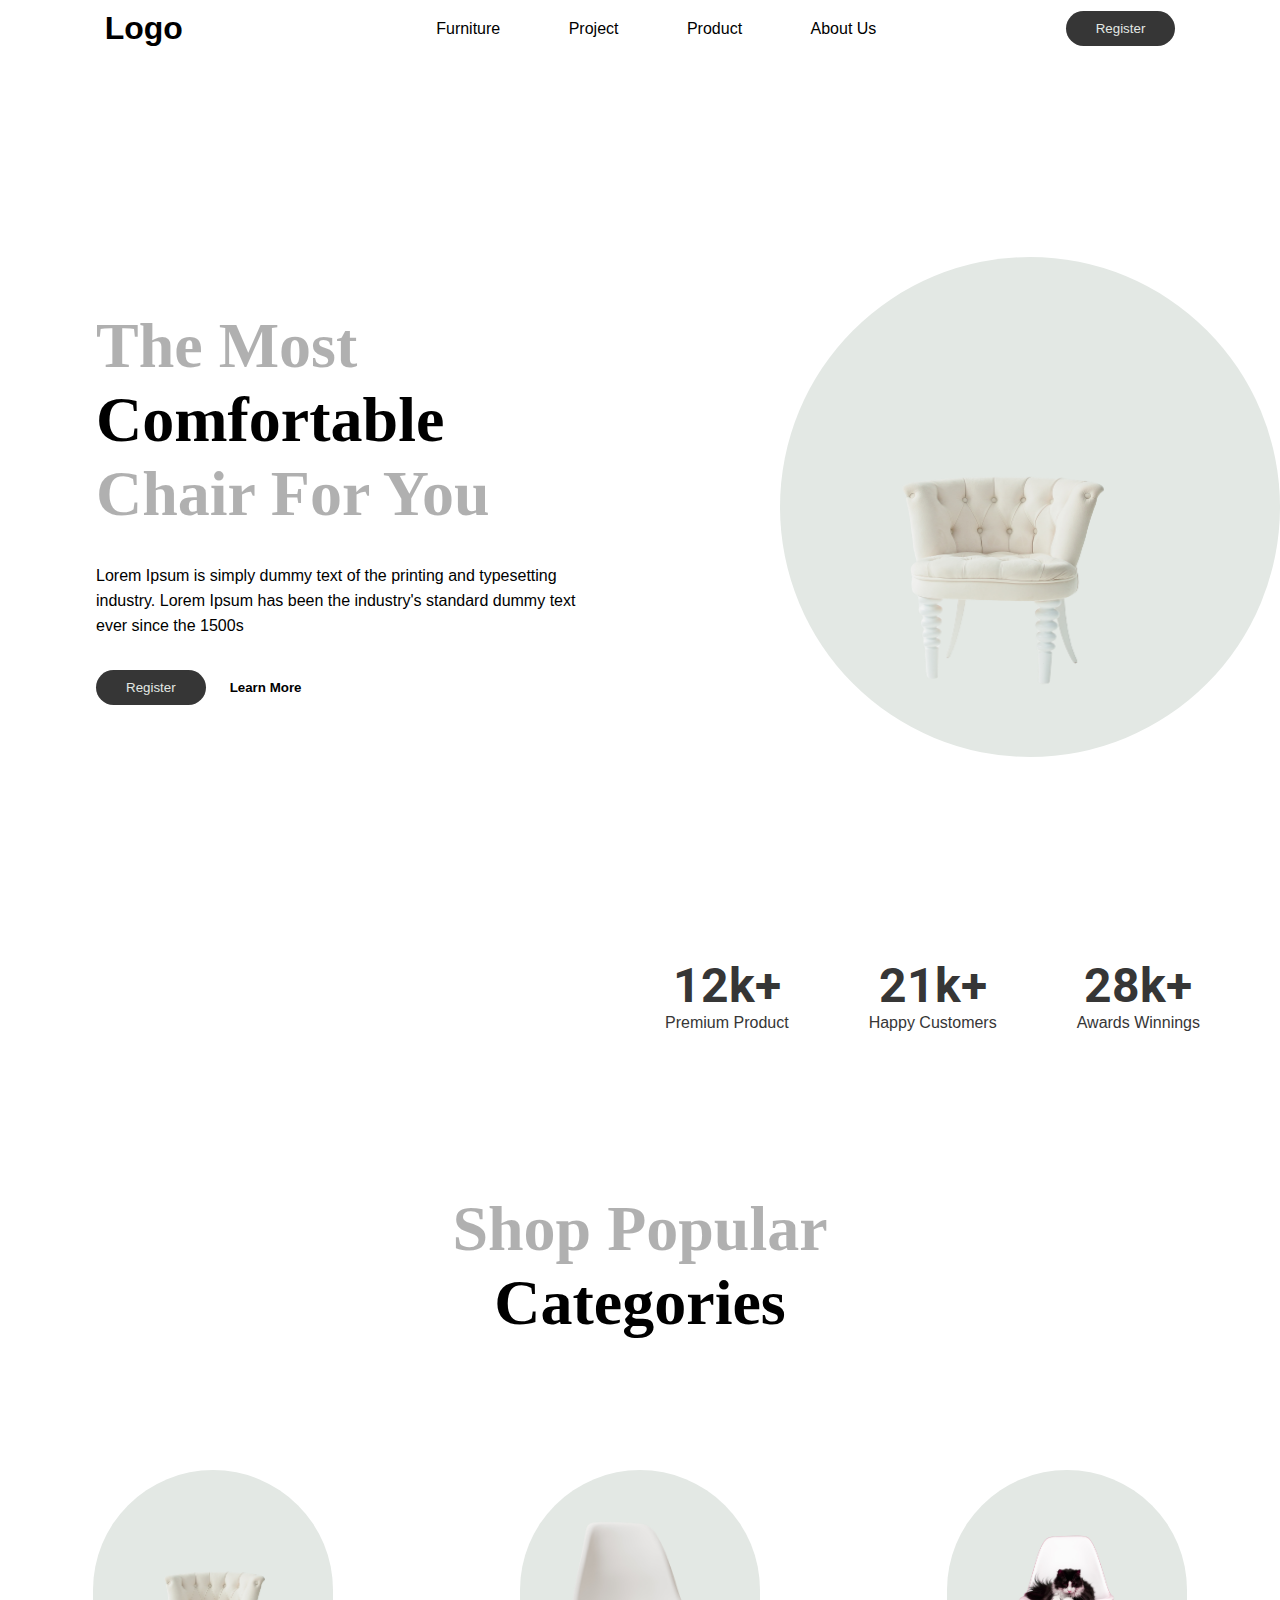
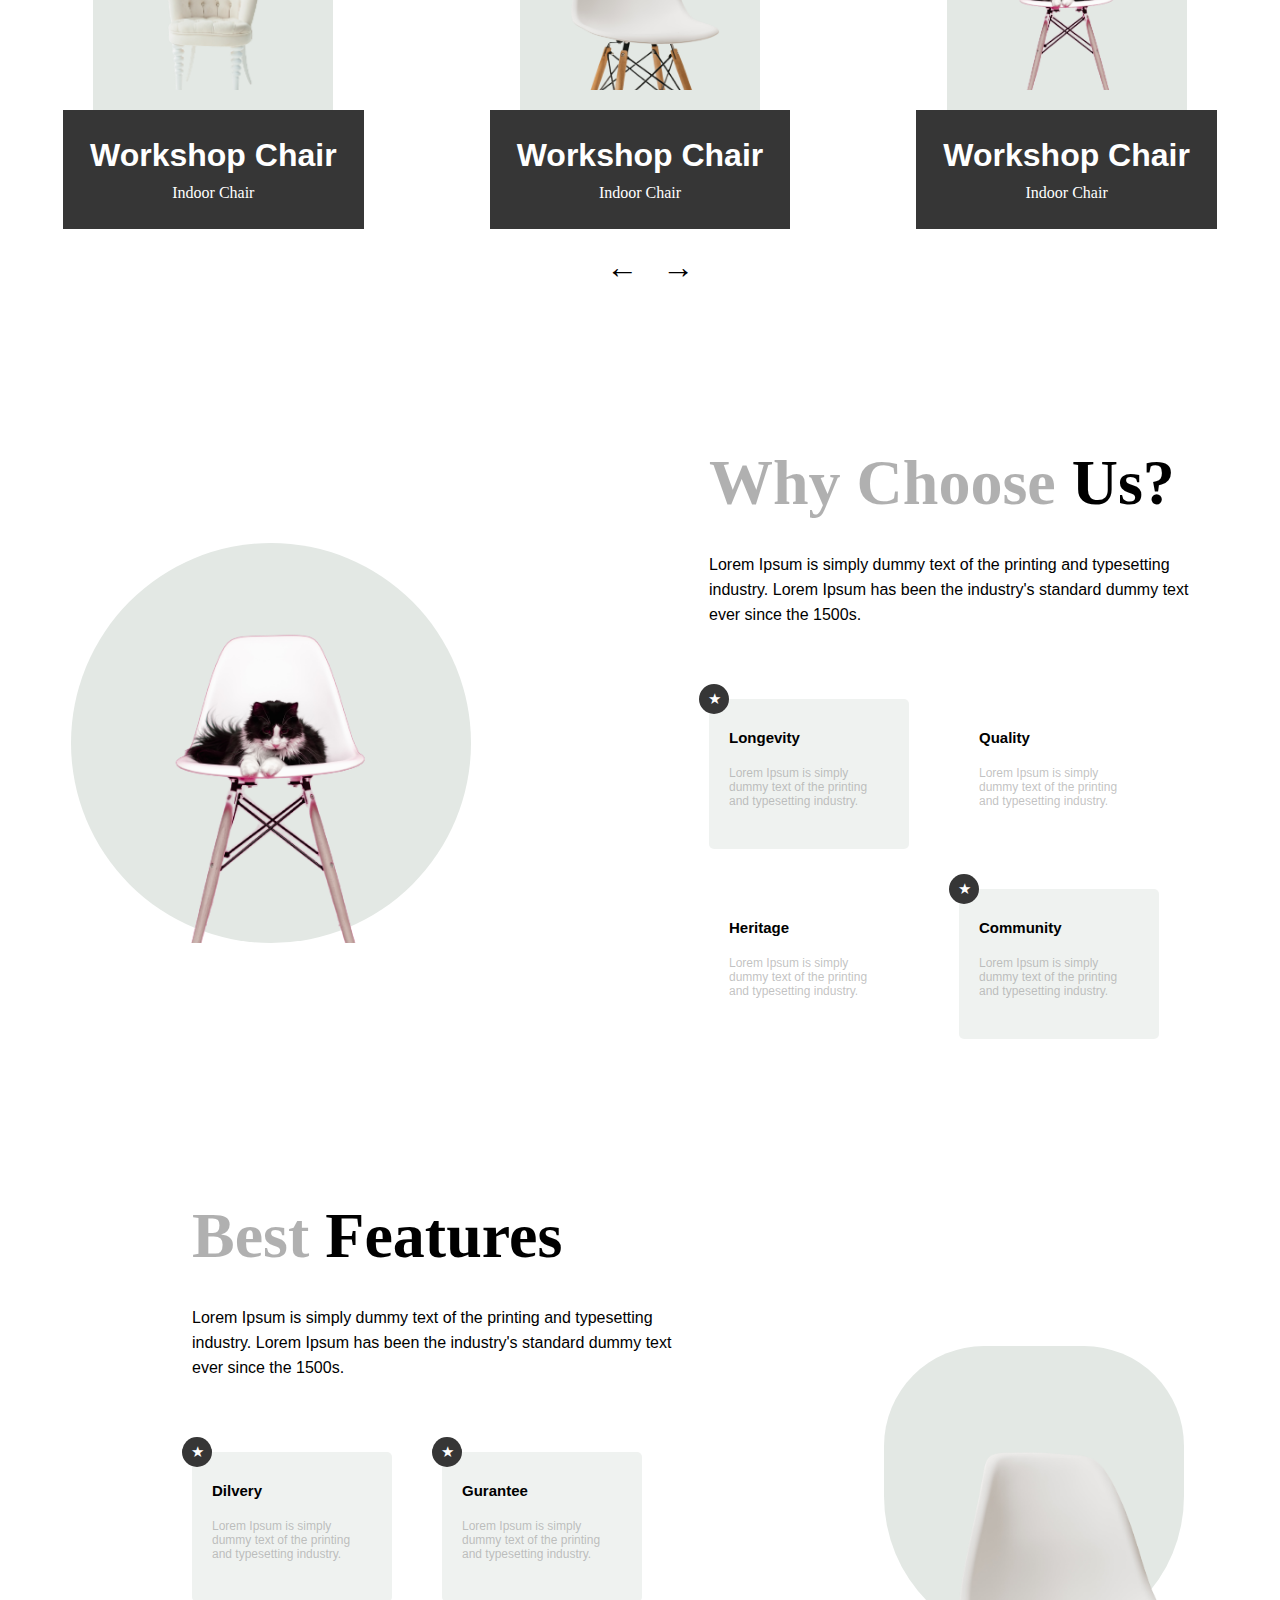
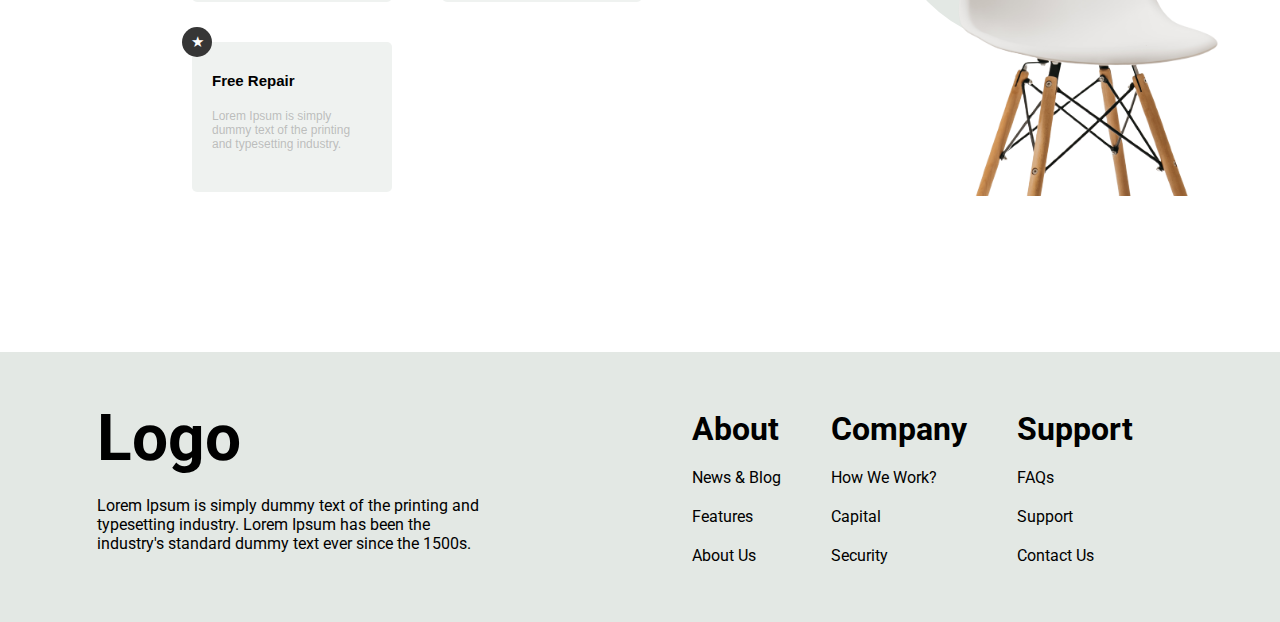
<file: Chair/index.html>
<html lang="en">
  <head>
    <meta charset="UTF-8" />
    <meta http-equiv="X-UA-Compatible" content="IE=edge" />
    <meta name="viewport" content="width=device-width, initial-scale=1.0" />
    <title>Chairs</title>
    <link rel="stylesheet" href="style.css" />
  </head>
  <body>
    <nav>
      <div class="logo">
        <h1>Logo</h1>
      </div>

      <ul>
        <li><a href="">Furniture</a></li>
        <li><a href="">Project</a></li>
        <li><a href="">Product</a></li>
        <li><a href="">About Us</a></li>
      </ul>

      <button class="btn-fill">Register</button>
    </nav>

    <header>
      <div class="content-container">
        <h1 class="main-headings">
          The Most <br />
          <span> Comfortable </span><br />
          Chair For You
        </h1>
        <p class="primary-headings">
          Lorem Ipsum is simply dummy text of the printing and typesetting
          industry. Lorem Ipsum has been the industry's standard dummy text ever
          since the 1500s
        </p>
        <div class="btns-container">
          <button class="btn-fill">Register</button>
          <button class="btn-outline">Learn More</button>
        </div>
      </div>

      <div class="img-container">
        <img
          src="Images/daniil-silantev-1P6AnKDw6S8-unsplash-removebg-preview.png"
        />
      </div>
    </header>
    <section class="popularity">
      <div class="popularity-one">
        <h1>12k+</h1>
        <p>Premium Product</p>
      </div>
      <div class="popularity-two">
        <h1>21k+</h1>
        <p>Happy Customers</p>
      </div>
      <div class="popularity-three">
        <h1>28k+</h1>
        <p>Awards Winnings</p>
      </div>
    </section>

    <section class="products-container">
      <h1 class="products-heading main-headings">
        Shop Popular <br />
        <span>Categories</span>
      </h1>

      <div class="products">
        <div class="product">
          <div class="product-img-layer">
            <div class="img img-one"></div>
          </div>
          <div class="product-content">
            <h1 class="product-name">Workshop Chair</h1>
            <p class="product-quality">Indoor Chair</p>
          </div>
        </div>
        <div class="product">
          <div class="product-img-layer">
            <div class="img img-two"></div>
          </div>
          <div class="product-content">
            <h1 class="product-name">Workshop Chair</h1>
            <p class="product-quality">Indoor Chair</p>
          </div>
        </div>
        <div class="product">
          <div class="product-img-layer">
            <div class="img img-three"></div>
          </div>
          <div class="product-content">
            <h1 class="product-name">Workshop Chair</h1>
            <p class="product-quality">Indoor Chair</p>
          </div>
        </div>
      </div>
      <div class="b-container">
        <button>&#x2190;</button>
        <button>&rarr;</button>
      </div>
    </section>

    <section class="why-us">
      <div class="section-img-container">
        <div class="img-layer">
          <div class="img"></div>
        </div>
      </div>

      <div class="content-container">
        <h1 class="main-headings">Why Choose <span> Us?</span></h1>
        <p class="primary-headings">
          Lorem Ipsum is simply dummy text of the printing and typesetting
          industry. Lorem Ipsum has been the industry's standard dummy text ever
          since the 1500s.
        </p>
        <div class="cards">
          <div class="card card-fill">
            <div class="star">&#9733;</div>
            <h1 class="card-title">Longevity</h1>
            <p class="card-info">
              Lorem Ipsum is simply dummy text of the printing and typesetting
              industry.
            </p>
          </div>
          <div class="card">
            <h1 class="card-title">Quality</h1>
            <p class="card-info">
              Lorem Ipsum is simply dummy text of the printing and typesetting
              industry.
            </p>
          </div>
          <div class="card">
            <h1 class="card-title">Heritage</h1>
            <p class="card-info">
              Lorem Ipsum is simply dummy text of the printing and typesetting
              industry.
            </p>
          </div>
          <div class="card card-fill">
            <div class="star">&#9733;</div>
            <h1 class="card-title">Community</h1>
            <p class="card-info">
              Lorem Ipsum is simply dummy text of the printing and typesetting
              industry.
            </p>
          </div>
        </div>
      </div>
    </section>

    <section class="features">
      <div class="content-container">
        <h1 class="main-headings">Best <span> Features</span></h1>
        <p class="primary-headings">
          Lorem Ipsum is simply dummy text of the printing and typesetting
          industry. Lorem Ipsum has been the industry's standard dummy text ever
          since the 1500s.
        </p>
        <div class="cards">
          <div class="card card-fill">
            <div class="star">&#9733;</div>
            <h1>Dilvery</h1>
            <p>
              Lorem Ipsum is simply dummy text of the printing and typesetting
              industry.
            </p>
          </div>
          <div class="card card-fill">
            <div class="star">&#9733;</div>
            <h1>Gurantee</h1>
            <p>
              Lorem Ipsum is simply dummy text of the printing and typesetting
              industry.
            </p>
          </div>
          <div class="card card-fill">
            <div class="star">&#9733;</div>
            <h1>Free Repair</h1>
            <p>
              Lorem Ipsum is simply dummy text of the printing and typesetting
              industry.
            </p>
          </div>
        </div>
      </div>

      <div class="img-container d-none">
        <img
          src="Images/bruno-emmanuelle--MUoHL1XULM-unsplash-removebg-preview.png"
          alt=""
        />
      </div>
    </section>

    <footer>
      <div class="logo-container">
        <h1>Logo</h1>
        <p>
          Lorem Ipsum is simply dummy text of the printing and typesetting
          industry. Lorem Ipsum has been the industry's standard dummy text ever
          since the 1500s.
        </p>
      </div>

      <div class="about-company">
        <div class="container">
          <h1>About</h1>
          <p>News & Blog</p>
          <p>Features</p>
          <p>About Us</p>
        </div>
        <div class="container">
          <h1>Company</h1>
          <p>How We Work?</p>
          <p>Capital</p>
          <p>Security</p>
        </div>
        <div class="container">
          <h1>Support</h1>
          <p>FAQs</p>
          <p>Support</p>
          <p>Contact Us</p>
        </div>
      </div>
    </footer>
  </body>
</html>
</file>
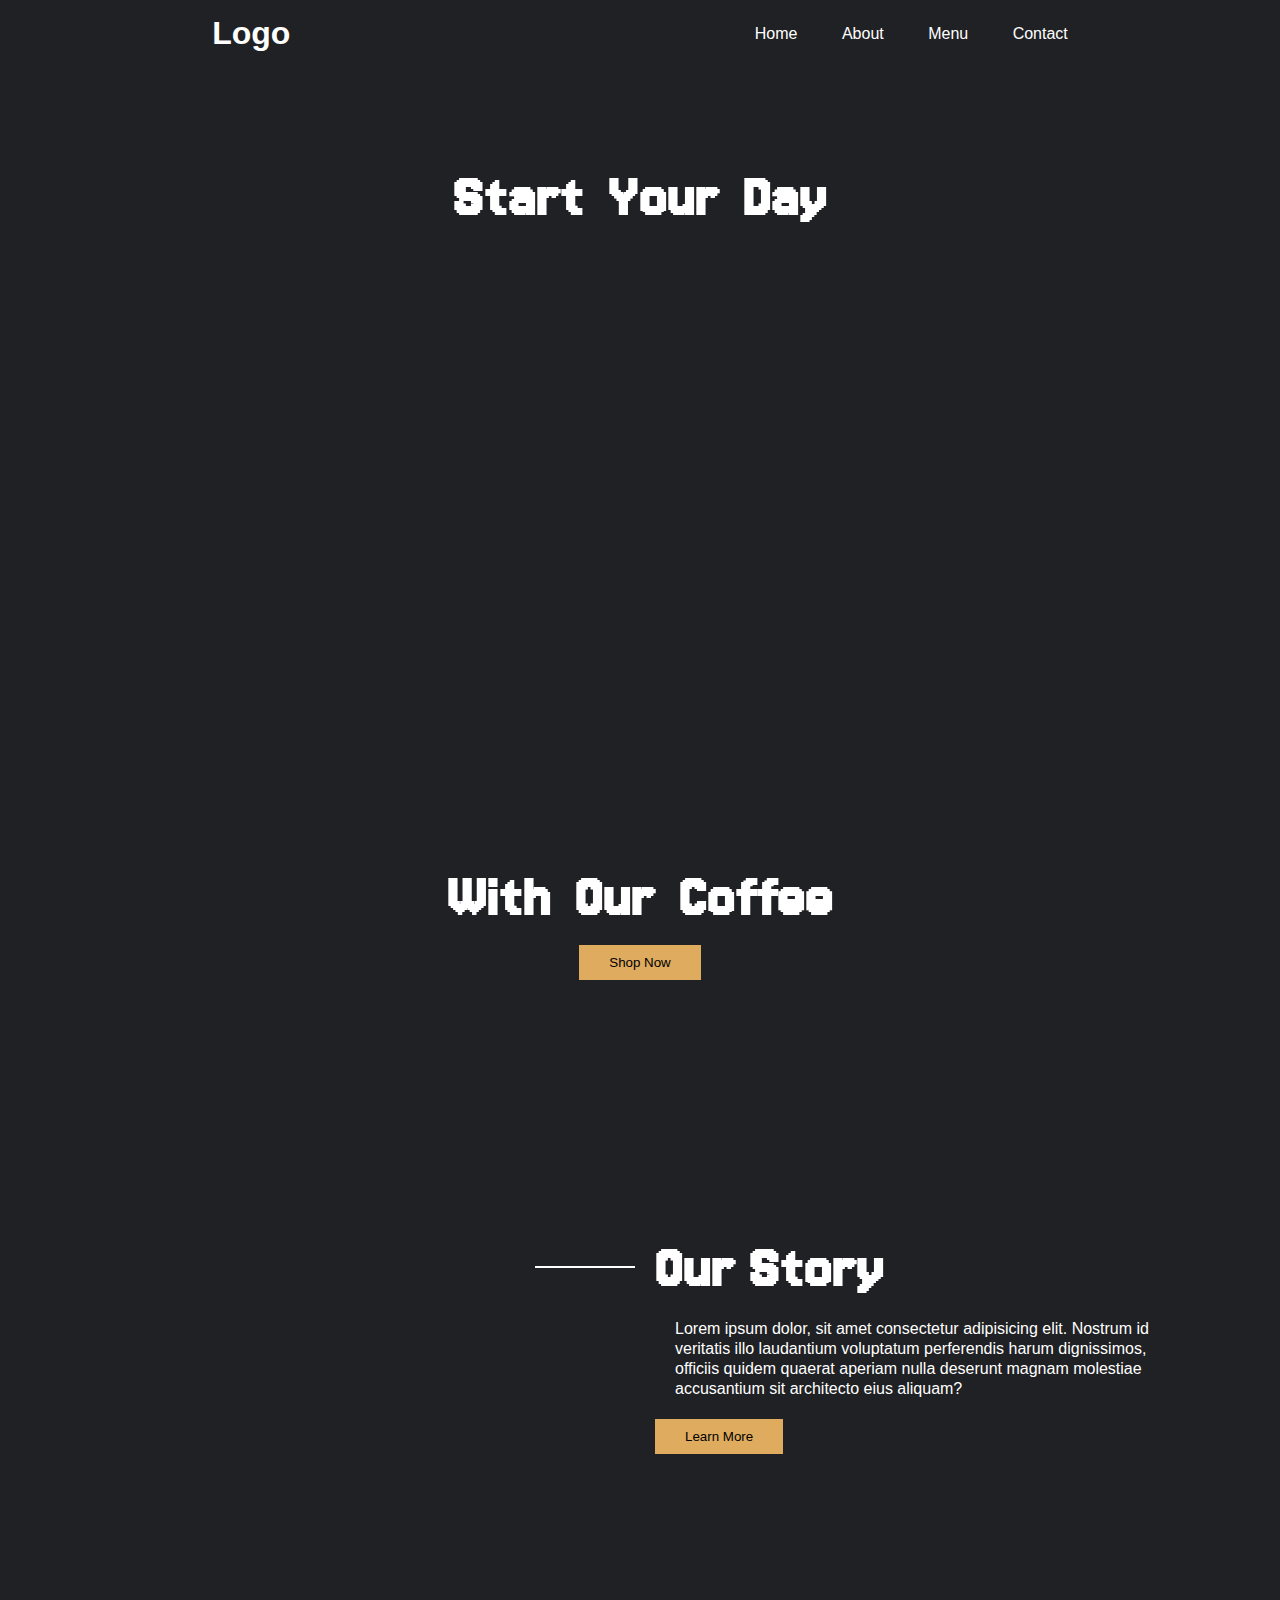
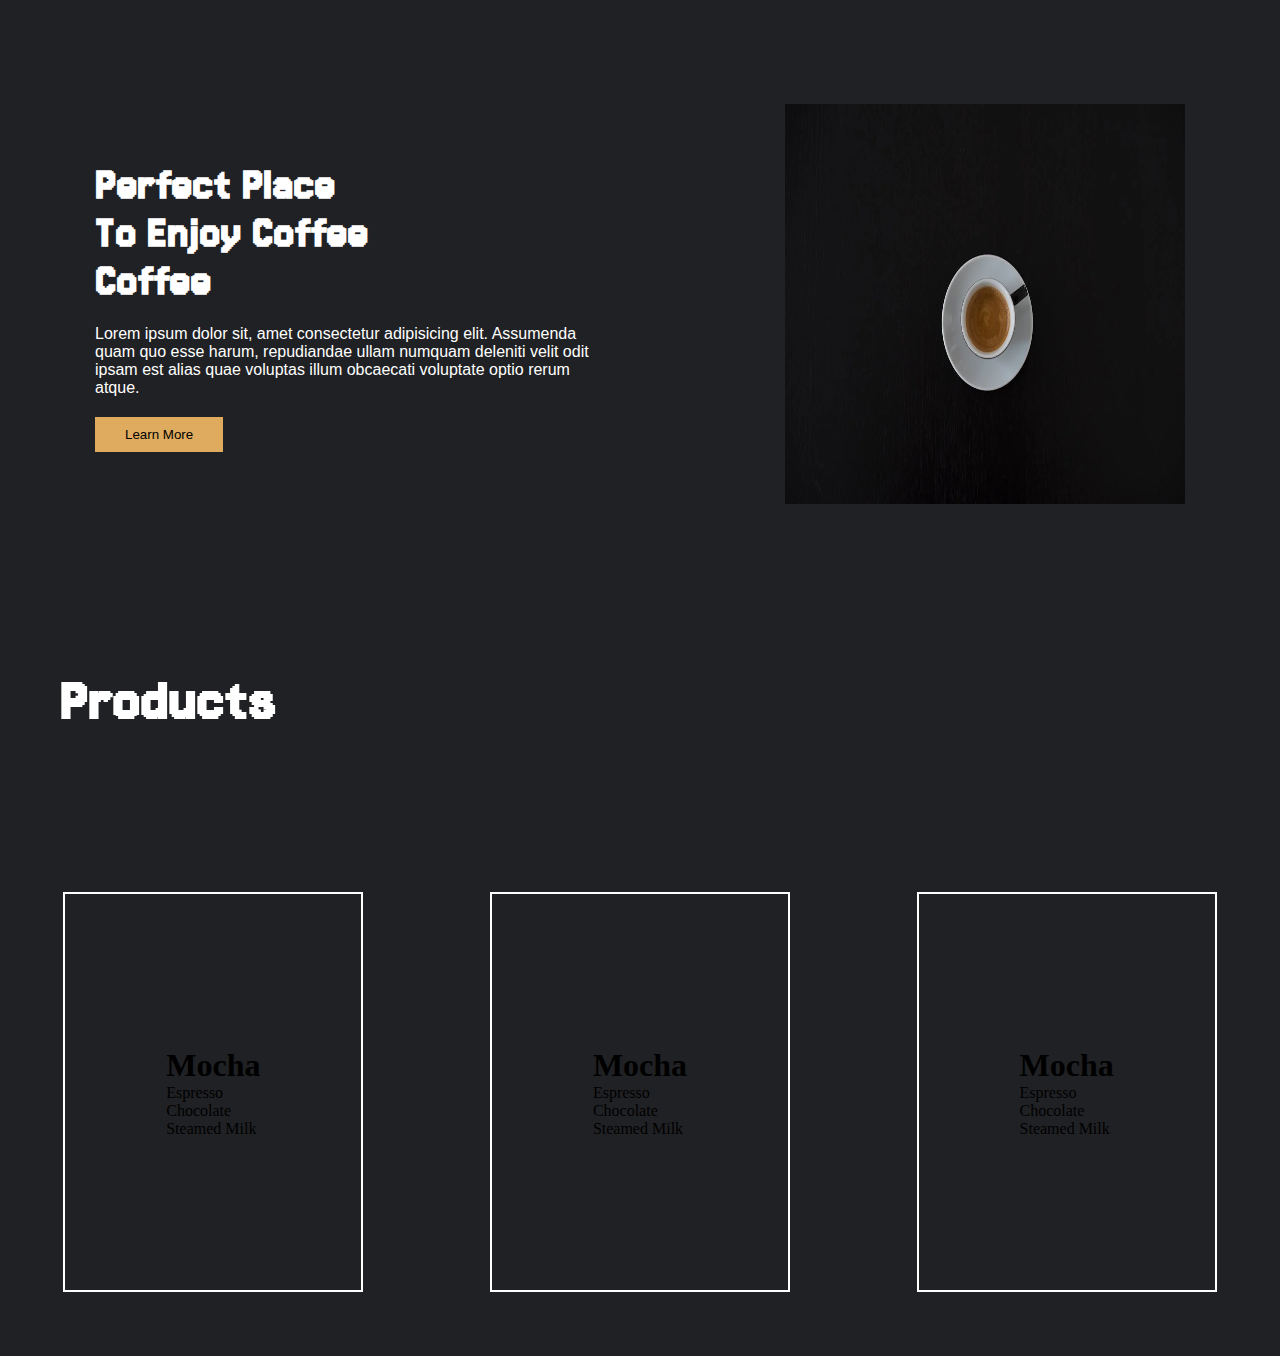
<file: coffee/index.html>
<!DOCTYPE html>
<html lang="en">
  <head>
    <meta charset="UTF-8" />
    <meta name="viewport" content="width=device-width, initial-scale=1.0" />
    <title>Document</title>
    <link rel="stylesheet" href="style.css" />
  </head>

  <body>
    <nav>
      <h1 class="logo">Logo</h1>
      <ul>
        <li><a href="">Home</a></li>
        <li><a href="">About</a></li>
        <li><a href="">Menu</a></li>
        <li><a href="">Contact</a></li>
      </ul>
    </nav>

    <header class="header">
      <h1 class="main-heading">Start Your Day</h1>
      <h1 class="primary-heading">With Our Coffee</h1>
      <button class="main-btn">Shop Now</button>
    </header>

    <section id="our-story">
      <div class="img-container">
        <div class="img"></div>
      </div>
      <div class="section-content">
        <div class="title-style">
          <span class="line"></span>
          <h1 class="title">Our Story</h1>
        </div>
        <p>
          Lorem ipsum dolor, sit amet consectetur adipisicing elit. Nostrum id
          veritatis illo laudantium voluptatum perferendis harum dignissimos,
          officiis quidem quaerat aperiam nulla deserunt magnam molestiae
          accusantium sit architecto eius aliquam?
        </p>
        <button>Learn More</button>
      </div>
    </section>

    <section class="coffee-container">
      <div class="content-section">
        <div class="title-style">
          <h1 class="title-two">
            Perfect Place <br />
            To Enjoy Coffee <br />
            Coffee
          </h1>
        </div>
        <p>
          Lorem ipsum dolor sit, amet consectetur adipisicing elit. Assumenda
          quam quo esse harum, repudiandae ullam numquam deleniti velit odit
          ipsam est alias quae voluptas illum obcaecati voluptate optio rerum
          atque.
        </p>
        <button style="margin-top: 20px">Learn More</button>
      </div>
      <section class="img-container">
        <img src="Images/pexels-photo-129207.webp" class="img-2" />
      </section>
    </section>

    <section class="products">
      <h1 class="title title-three">Products</h1>
      <section class="cards">
        <div class="card">
          <div class="card-img img-one">
            <div class="card-title">
              <h1>Mocha</h1>
            </div>
            <div class="items">
              <p>Espresso</p>
              <p>Chocolate</p>
              <p>Steamed Milk</p>
            </div>
          </div>
        </div>
        <div class="card">
          <div class="card-img img-two">
            <div class="card-title">
              <h1>Mocha</h1>
            </div>
            <div class="items">
              <p>Espresso</p>
              <p>Chocolate</p>
              <p>Steamed Milk</p>
            </div>
          </div>
        </div>
        <div class="card">
          <div class="card-img img-three">
            <div class="card-title">
              <h1>Mocha</h1>
            </div>
            <div class="items">
              <p>Espresso</p>
              <p>Chocolate</p>
              <p>Steamed Milk</p>
            </div>
          </div>
        </div>
      </section>
    </section>
  </body>
</html>
</file>
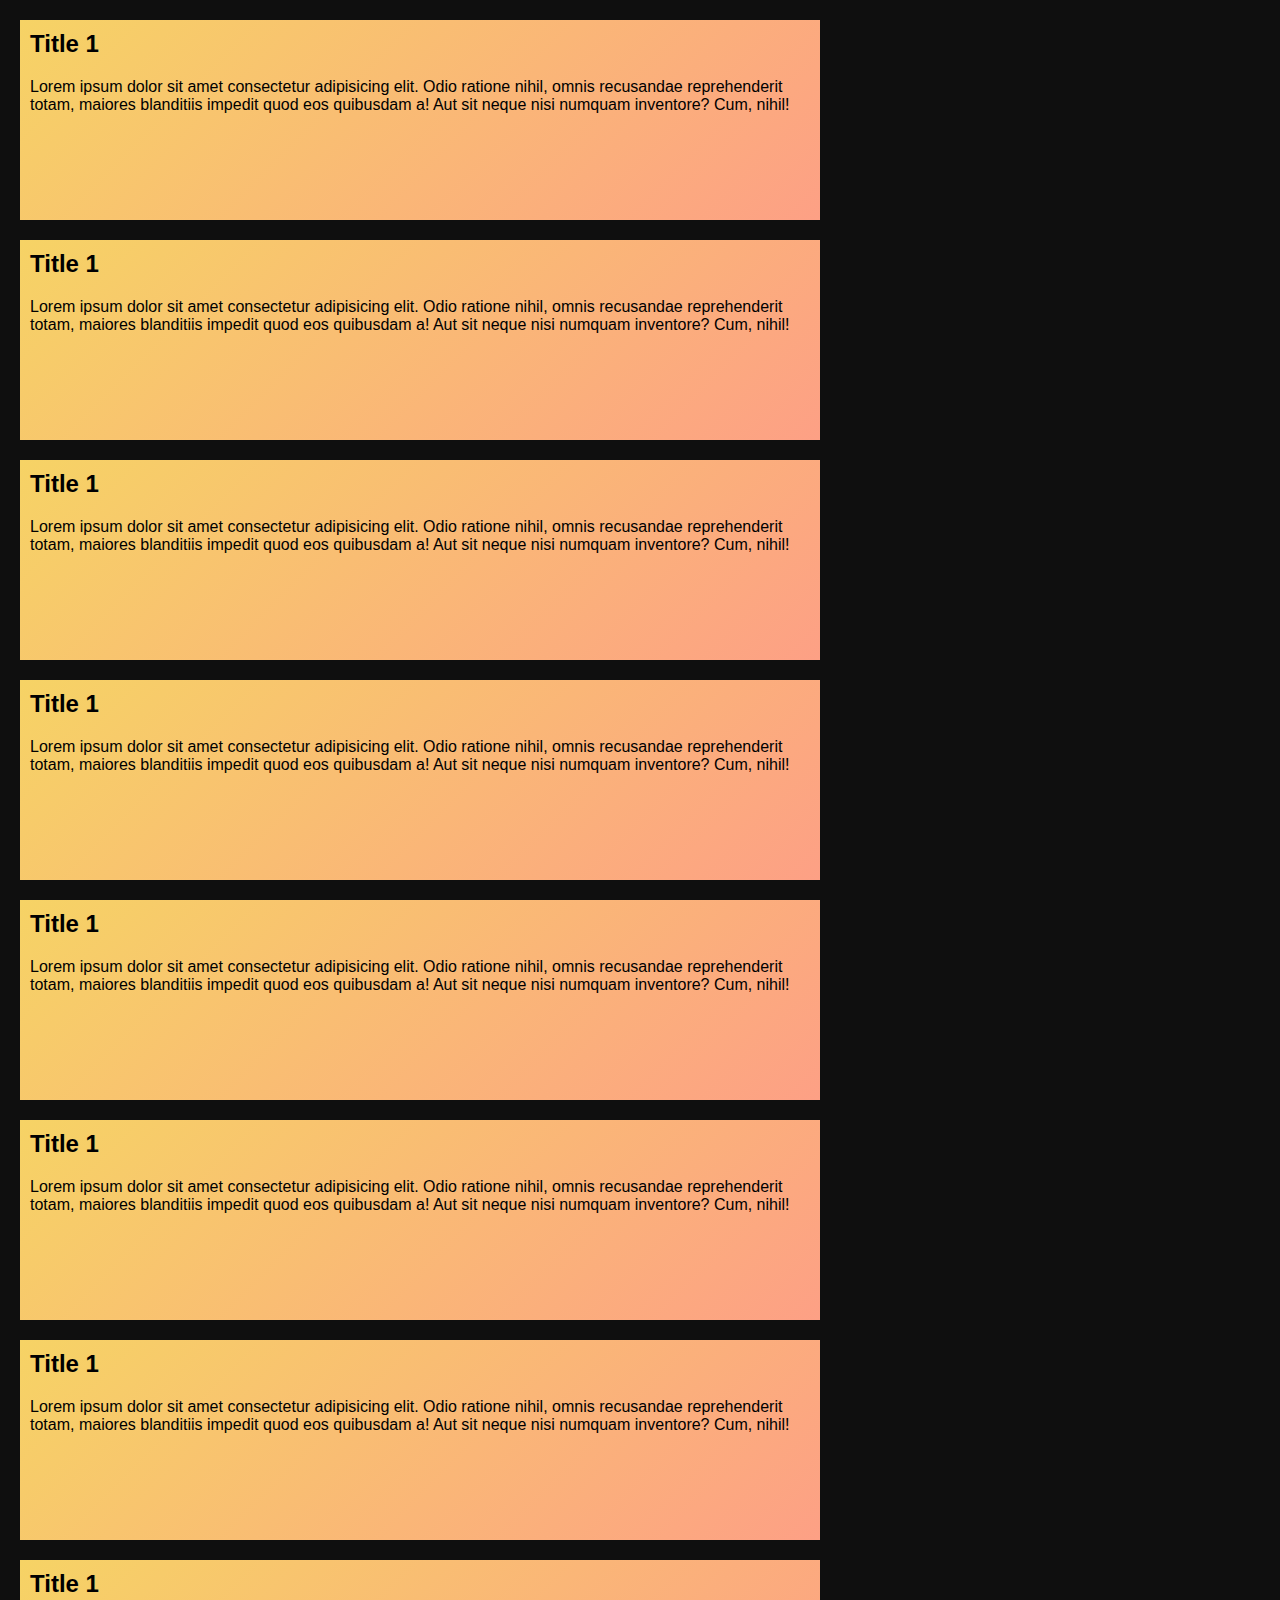
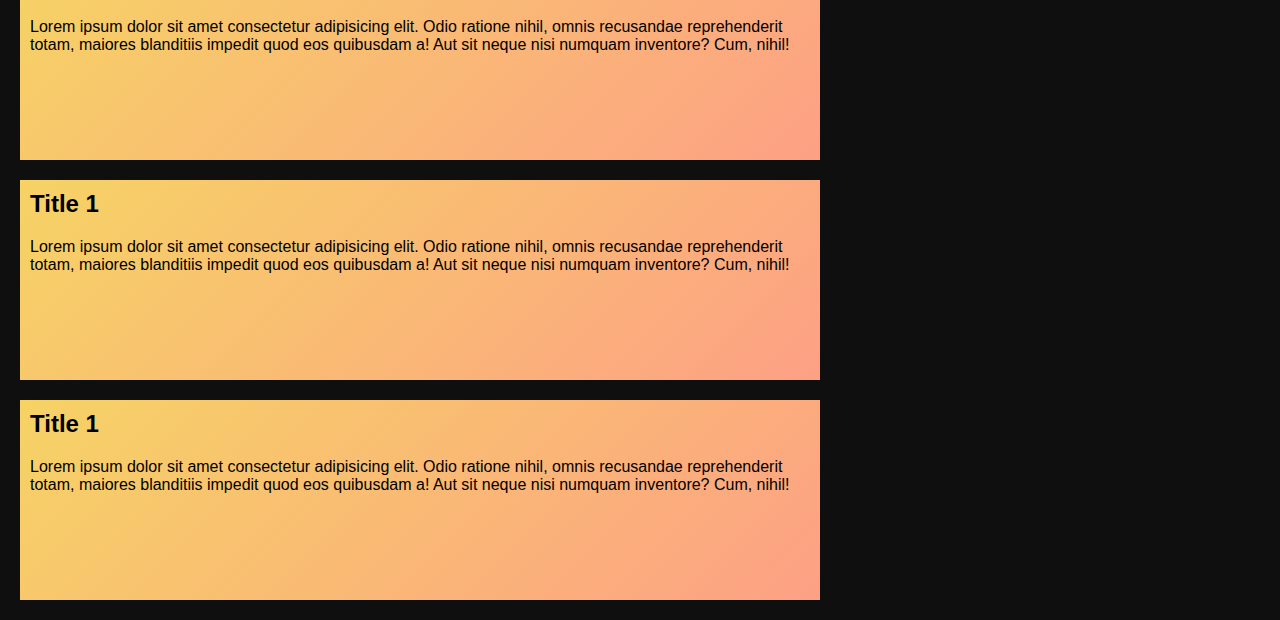
<file: Custom Scroll Bar/index.html>
<!DOCTYPE html>
<html lang="en">
  <head>
    <meta charset="UTF-8" />
    <meta name="viewport" content="width=device-width, initial-scale=1.0" />
    <title>Document</title>
    <link rel="stylesheet" href="style.css" />
  </head>
  <body>
    <section>
      <div class="card">
        <h2 class="card-title">Title 1</h2>
        <p>
          Lorem ipsum dolor sit amet consectetur adipisicing elit. Odio ratione
          nihil, omnis recusandae reprehenderit totam, maiores blanditiis
          impedit quod eos quibusdam a! Aut sit neque nisi numquam inventore?
          Cum, nihil!
        </p>
      </div>
      <div class="card">
        <h2 class="card-title">Title 1</h2>
        <p>
          Lorem ipsum dolor sit amet consectetur adipisicing elit. Odio ratione
          nihil, omnis recusandae reprehenderit totam, maiores blanditiis
          impedit quod eos quibusdam a! Aut sit neque nisi numquam inventore?
          Cum, nihil!
        </p>
      </div>
      <div class="card">
        <h2 class="card-title">Title 1</h2>
        <p>
          Lorem ipsum dolor sit amet consectetur adipisicing elit. Odio ratione
          nihil, omnis recusandae reprehenderit totam, maiores blanditiis
          impedit quod eos quibusdam a! Aut sit neque nisi numquam inventore?
          Cum, nihil!
        </p>
      </div>
      <div class="card">
        <h2 class="card-title">Title 1</h2>
        <p>
          Lorem ipsum dolor sit amet consectetur adipisicing elit. Odio ratione
          nihil, omnis recusandae reprehenderit totam, maiores blanditiis
          impedit quod eos quibusdam a! Aut sit neque nisi numquam inventore?
          Cum, nihil!
        </p>
      </div>
      <div class="card">
        <h2 class="card-title">Title 1</h2>
        <p>
          Lorem ipsum dolor sit amet consectetur adipisicing elit. Odio ratione
          nihil, omnis recusandae reprehenderit totam, maiores blanditiis
          impedit quod eos quibusdam a! Aut sit neque nisi numquam inventore?
          Cum, nihil!
        </p>
      </div>
      <div class="card">
        <h2 class="card-title">Title 1</h2>
        <p>
          Lorem ipsum dolor sit amet consectetur adipisicing elit. Odio ratione
          nihil, omnis recusandae reprehenderit totam, maiores blanditiis
          impedit quod eos quibusdam a! Aut sit neque nisi numquam inventore?
          Cum, nihil!
        </p>
      </div>
      <div class="card">
        <h2 class="card-title">Title 1</h2>
        <p>
          Lorem ipsum dolor sit amet consectetur adipisicing elit. Odio ratione
          nihil, omnis recusandae reprehenderit totam, maiores blanditiis
          impedit quod eos quibusdam a! Aut sit neque nisi numquam inventore?
          Cum, nihil!
        </p>
      </div>
      <div class="card">
        <h2 class="card-title">Title 1</h2>
        <p>
          Lorem ipsum dolor sit amet consectetur adipisicing elit. Odio ratione
          nihil, omnis recusandae reprehenderit totam, maiores blanditiis
          impedit quod eos quibusdam a! Aut sit neque nisi numquam inventore?
          Cum, nihil!
        </p>
      </div>
      <div class="card">
        <h2 class="card-title">Title 1</h2>
        <p>
          Lorem ipsum dolor sit amet consectetur adipisicing elit. Odio ratione
          nihil, omnis recusandae reprehenderit totam, maiores blanditiis
          impedit quod eos quibusdam a! Aut sit neque nisi numquam inventore?
          Cum, nihil!
        </p>
      </div>
      <div class="card">
        <h2 class="card-title">Title 1</h2>
        <p>
          Lorem ipsum dolor sit amet consectetur adipisicing elit. Odio ratione
          nihil, omnis recusandae reprehenderit totam, maiores blanditiis
          impedit quod eos quibusdam a! Aut sit neque nisi numquam inventore?
          Cum, nihil!
        </p>
      </div>
    </section>
  </body>
</html>
</file>
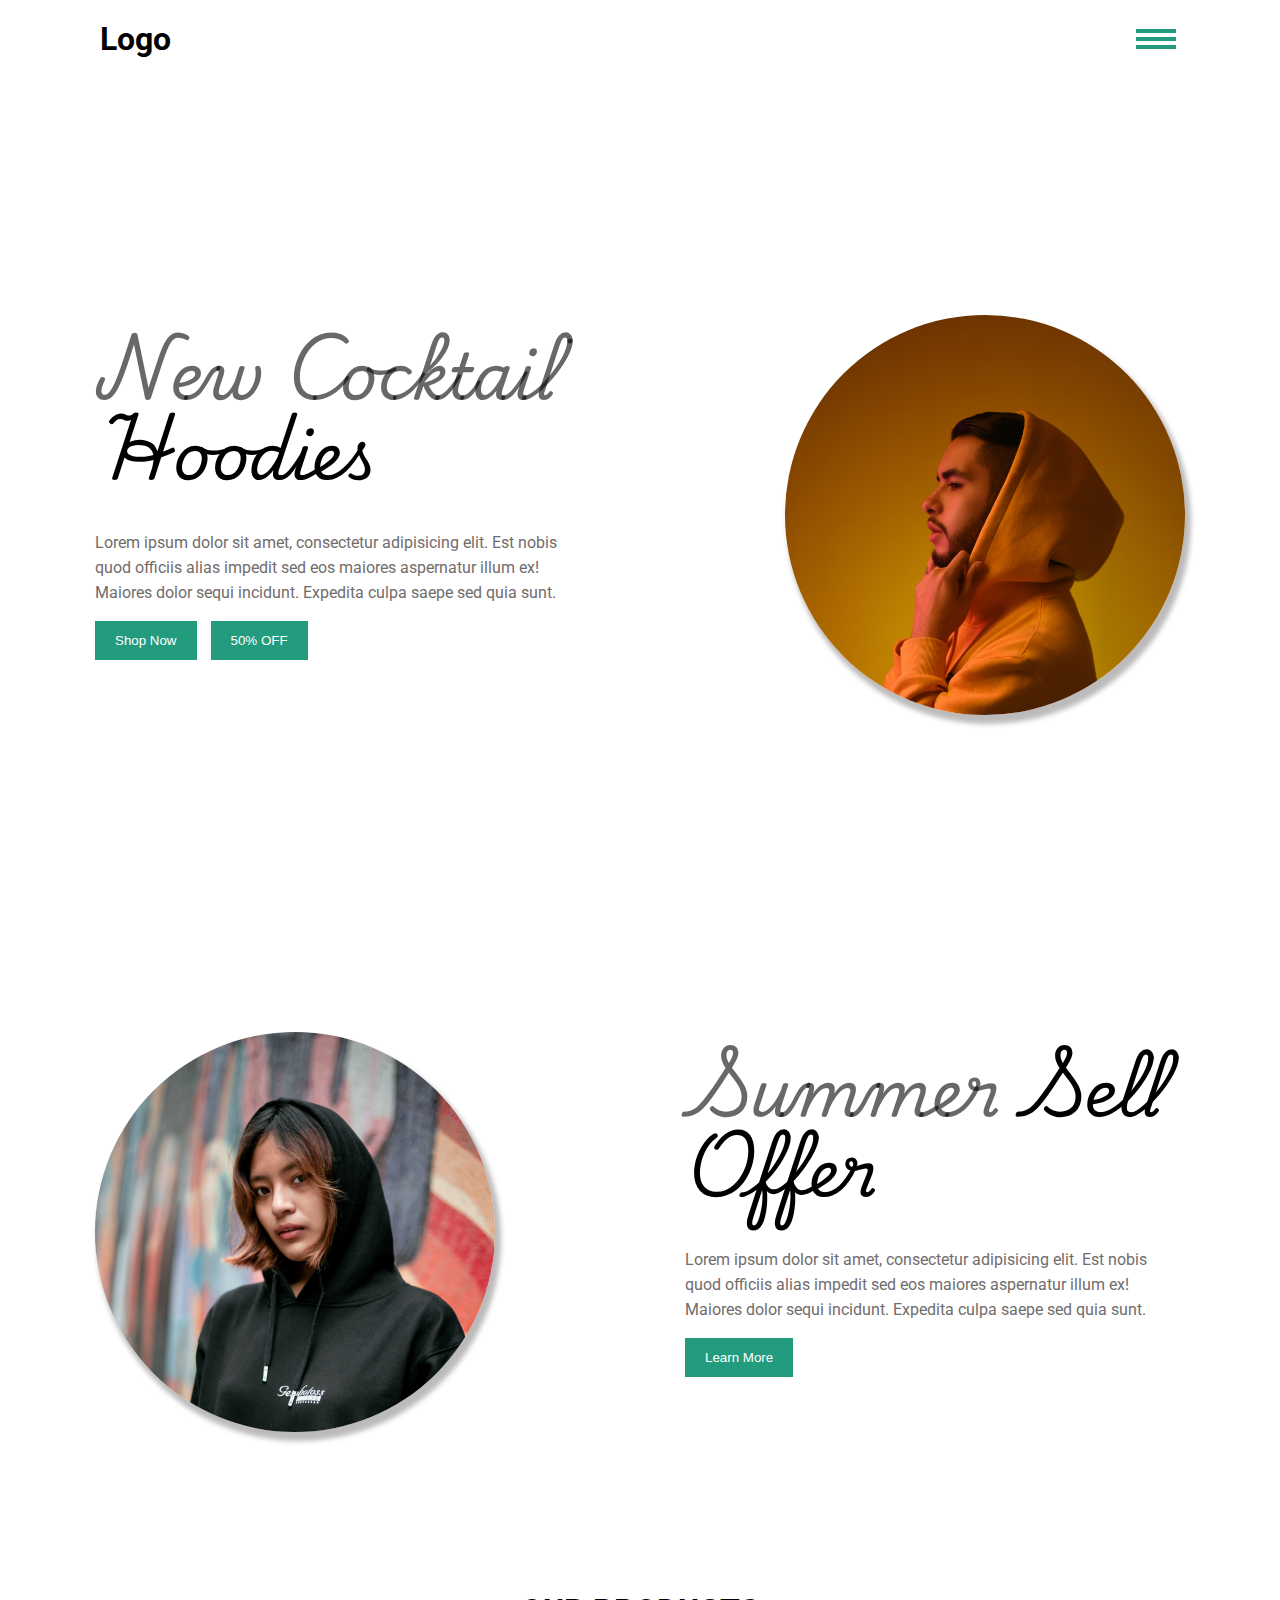
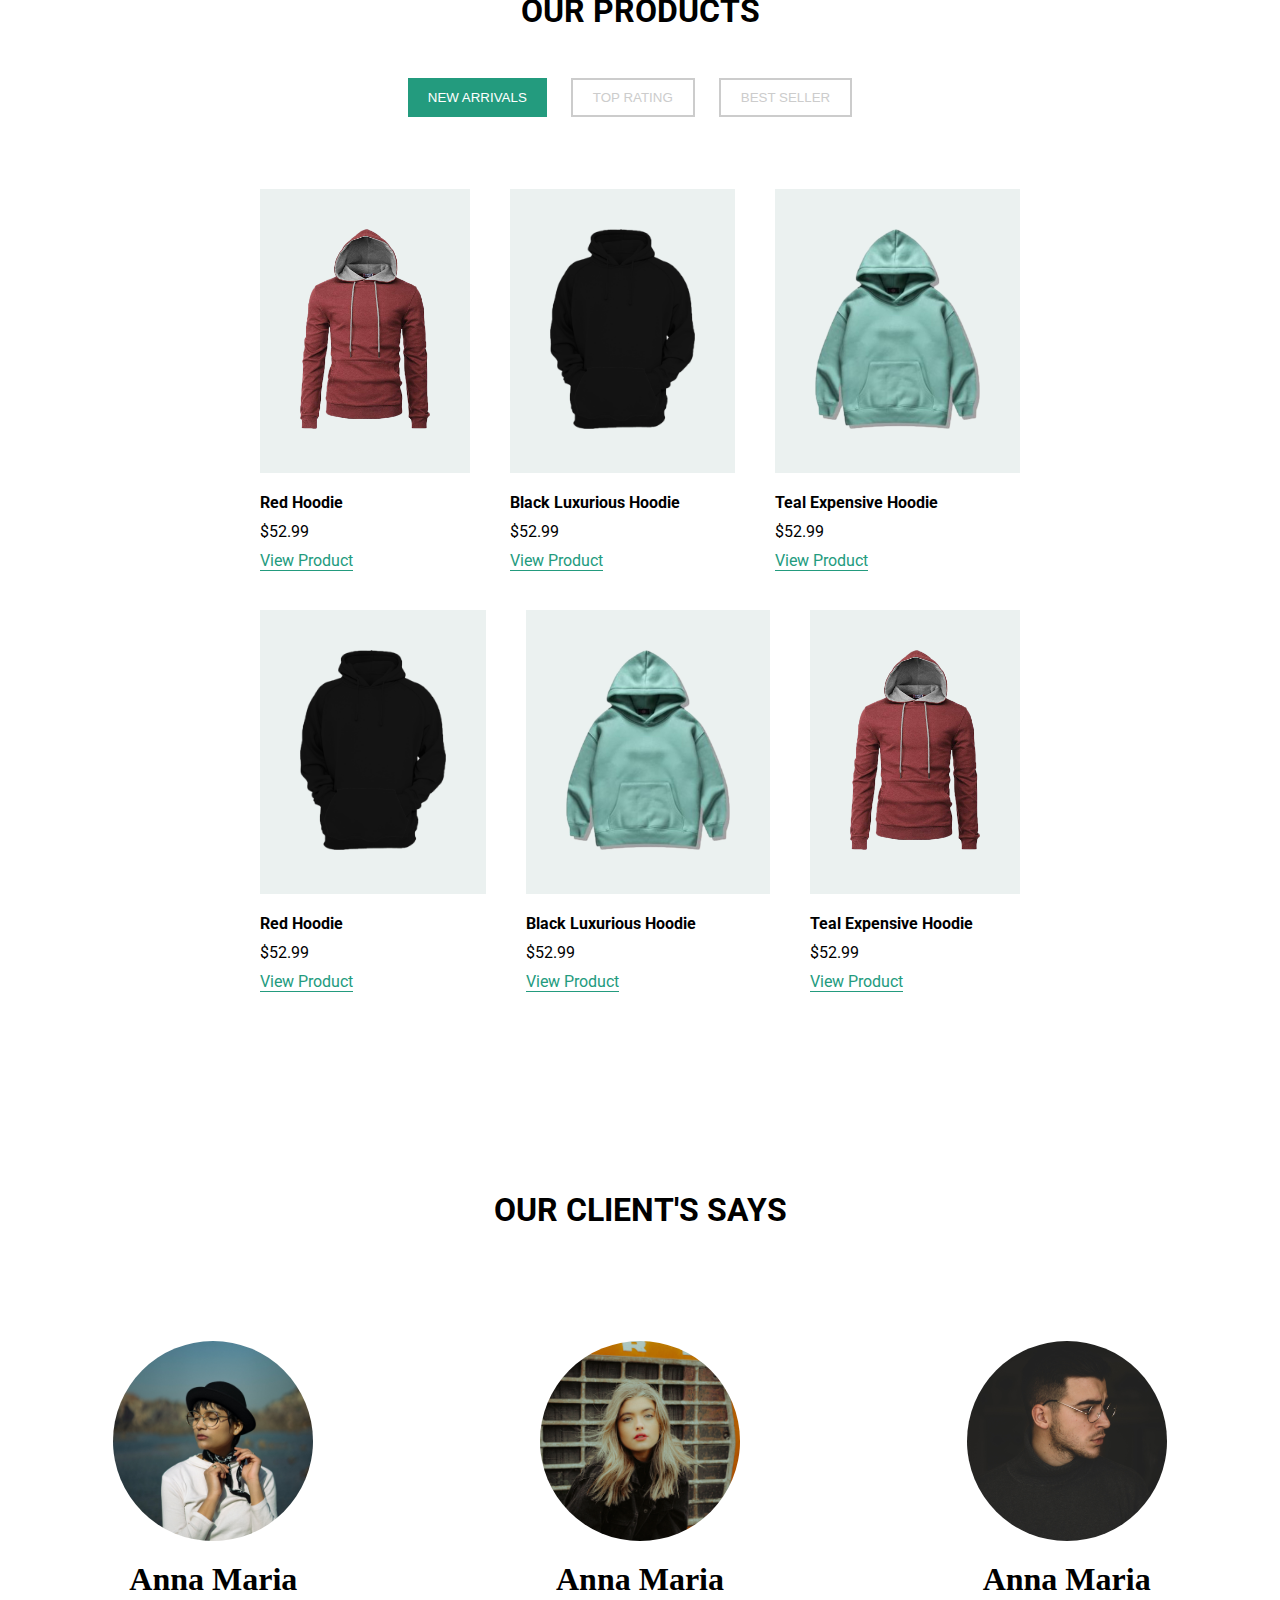
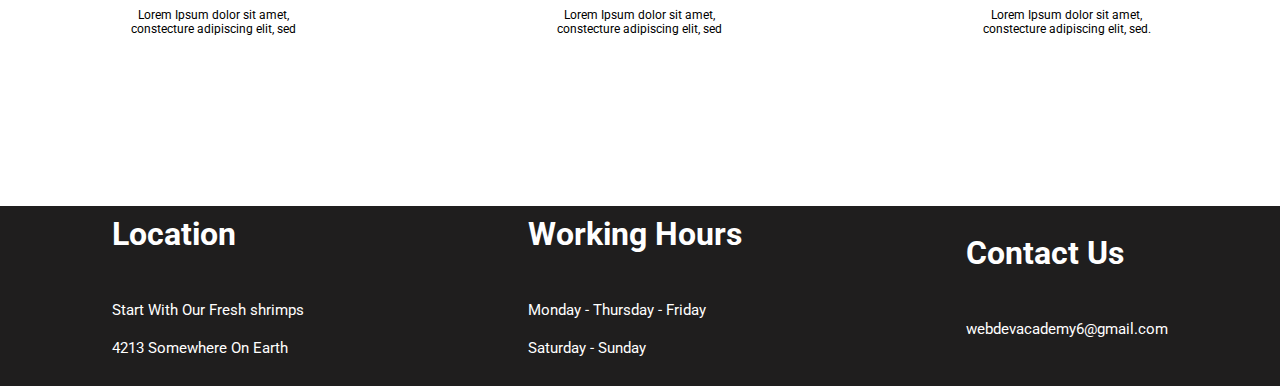
<file: Hoodies/index.html>
<!DOCTYPE html>
<html lang="en">
  <head>
    <meta charset="UTF-8" />
    <meta name="viewport" content="width=device-width, initial-scale=1.0" />
    <link rel="stylesheet" href="style.css" />
    <title>Hoodies</title>
  </head>

  <body>
    <nav>
      <div class="logo">
        <h1>Logo</h1>
      </div>
      <div class="burger"><span></span><span></span><span></span></div>
    </nav>
    <header>
      <div class="header-content">
        <h1 class="main-heading">
          New Cocktail <br />
          <span>Hoodies</span>
        </h1>
        <p class="primary-heading">
          Lorem ipsum dolor sit amet, consectetur adipisicing elit. Est nobis
          quod officiis alias impedit sed eos maiores aspernatur illum ex!
          Maiores dolor sequi incidunt. Expedita culpa saepe sed quia sunt.
        </p>
        <div class="btn-container">
          <button class="btn-fill">Shop Now</button>
          <button class="btn-outline active">50% OFF</button>
        </div>
      </div>
      <div class="img-container">
        <div class="header-img"></div>
      </div>
    </header>
    <!-- header end -->
    <section class="section-one">
      <div class="img-container">
        <div class="section-one-img header-img"></div>
      </div>
      <div class="section-content">
        <h1 class="main-heading">
          Summer
          <span
            >Sell <br />
            Offer</span
          >
        </h1>
        <p class="primary-heading">
          Lorem ipsum dolor sit amet, consectetur adipisicing elit. Est nobis
          quod officiis alias impedit sed eos maiores aspernatur illum ex!
          Maiores dolor sequi incidunt. Expedita culpa saepe sed quia sunt.
        </p>
        <button class="btn-fill">Learn More</button>
      </div>
    </section>
    <!-- Section1 end -->
    <!-- Product -->
    <section class="products">
      <h1 class="products-heading">OUR PRODUCTS</h1>

      <section class="product-categories">
        <button class="btn-outline active">NEW ARRIVALS</button>
        <button class="btn-outline">TOP RATING</button>
        <button class="btn-outline">BEST SELLER</button>
      </section>

      <div class="product-items-container">
        <div class="item">
          <div class="item-layer">
            <img src="images/Product/1.png" />
          </div>
          <h4 class="item-name">Red Hoodie</h4>
          <p class="item-price">$52.99</p>
          <a href="#" class="view-product">View Product</a>
        </div>
        <div class="item">
          <div class="item-layer">
            <img src="images/Product/2.png" />
          </div>
          <h4 class="item-name">Black Luxurious Hoodie</h4>
          <p class="item-price">$52.99</p>
          <a href="#" class="view-product">View Product</a>
        </div>
        <div class="item">
          <div class="item-layer">
            <img src="images/Product/3.png" />
          </div>
          <h4 class="item-name">Teal Expensive Hoodie</h4>
          <p class="item-price">$52.99</p>
          <a href="#" class="view-product">View Product</a>
        </div>
        <div class="item">
          <div class="item-layer">
            <img src="images/Product/2.png" />
          </div>
          <h4 class="item-name">Red Hoodie</h4>
          <p class="item-price">$52.99</p>
          <a href="#" class="view-product">View Product</a>
        </div>
        <div class="item">
          <div class="item-layer">
            <img src="images/Product/3.png" />
          </div>
          <h4 class="item-name">Black Luxurious Hoodie</h4>
          <p class="item-price">$52.99</p>
          <a href="#" class="view-product">View Product</a>
        </div>
        <div class="item">
          <div class="item-layer">
            <img src="images/Product/1.png" />
          </div>
          <h4 class="item-name">Teal Expensive Hoodie</h4>
          <p class="item-price">$52.99</p>
          <a href="#" class="view-product">View Product</a>
        </div>
      </div>
    </section>
    <!-- end section -->
    <!-- customer -->
    <h1 class="customers-heading">OUR CLIENT'S SAYS</h1>
    <section class="customers-reviews">
      <div class="customer">
        <div class="customer-img">
          <div class="img img-one"></div>
        </div>

        <h1 class="customer-name">Anna Maria</h1>

        <p class="customer-description">
          Lorem Ipsum dolor sit amet, constecture adipiscing elit, sed
        </p>
      </div>

      <div class="customer">
        <div class="customer-img">
          <div class="img img-two"></div>
        </div>
        <h1 class="customer-name">Anna Maria</h1>

        <p class="customer-description">
          Lorem Ipsum dolor sit amet, constecture adipiscing elit, sed
        </p>
      </div>

      <div class="customer">
        <div class="customer-img">
          <div class="img img-three"></div>
        </div>
        <h1 class="customer-name">Anna Maria</h1>
        <p class="customer-description">
          Lorem Ipsum dolor sit amet, constecture adipiscing elit, sed.
        </p>
      </div>
    </section>
    <!-- sect end -->
    <!-- footer -->
    <footer>
      <div class="container">
        <h1 class="footer-heading">Location</h1>
        <h2 class="footer-primary-heading">Start With Our Fresh shrimps</h2>
        <h2 class="footer-primary-heading">4213 Somewhere On Earth</h2>
      </div>
      <div class="container">
        <h1 class="footer-heading">Working Hours</h1>
        <h2 class="footer-primary-heading">Monday - Thursday - Friday</h2>
        <h2 class="footer-primary-heading">Saturday - Sunday</h2>
      </div>
      <div class="container">
        <h1 class="footer-heading">Contact Us</h1>
        <h2 class="footer-primary-heading">webdevacademy6@gmail.com</h2>
      </div>
    </footer>
  </body>
</html>
</file>
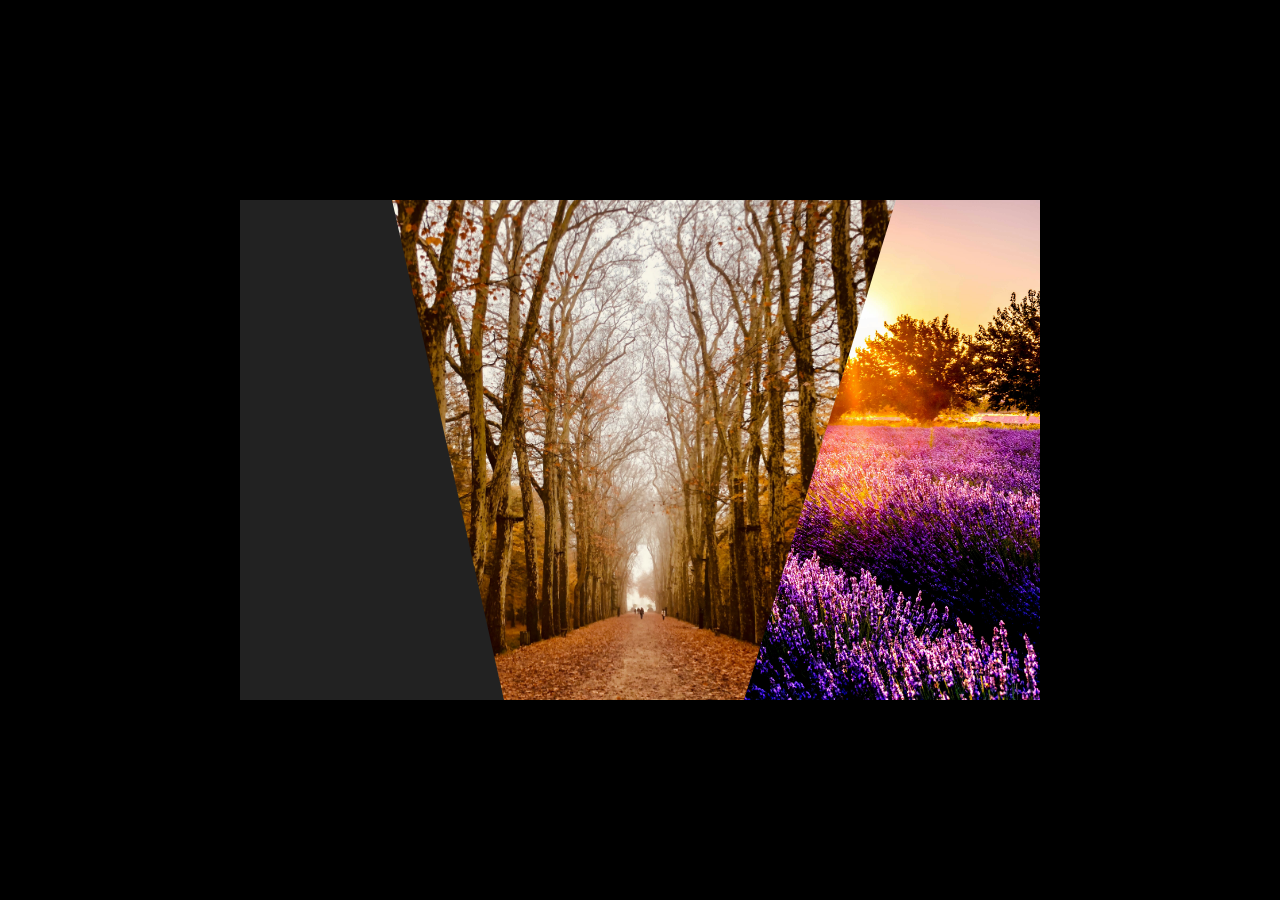
<file: ImgHover/index.html>
<!DOCTYPE html>
<html lang="en">
  <head>
    <meta charset="UTF-8" />
    <meta name="viewport" content="width=device-width, initial-scale=1.0" />
    <title>Document</title>
    <link rel="stylesheet" href="style.css" />
  </head>
  <body>
    <section class="container">
      <div class="clip clip1"></div>
      <div class="clip clip2"></div>
      <div class="clip clip3"></div>
    </section>
  </body>
</html>
</file>
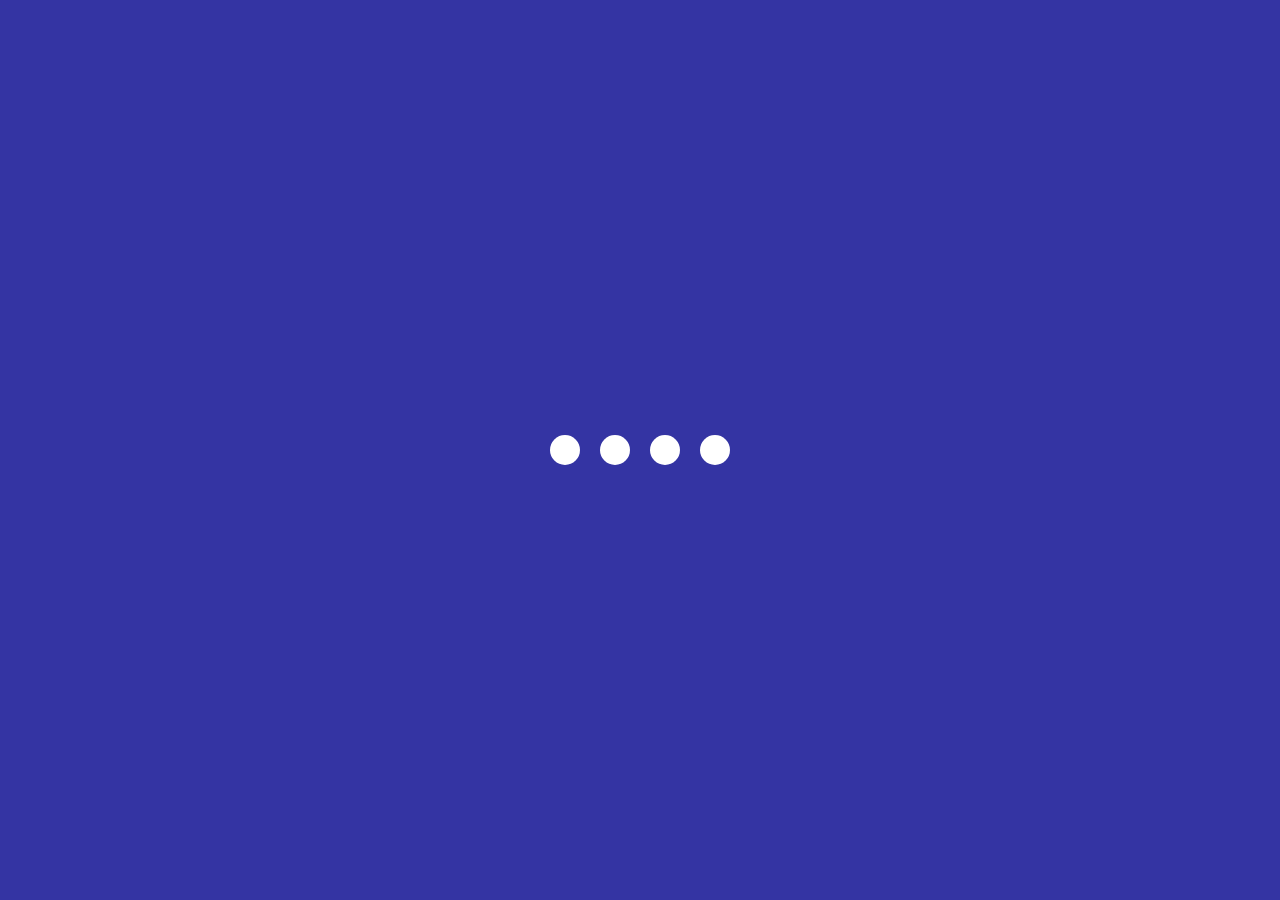
<file: Loading/index.html>
<!DOCTYPE html>
<html lang="en">
  <head>
    <meta charset="UTF-8" />
    <meta name="viewport" content="width=device-width, initial-scale=1.0" />
    <title>Loading</title>
    <link rel="stylesheet" href="style.css" />
  </head>

  <body>
    <section class="wrapper">
      <div class="loader">
        <div class="loading one"></div>
        <div class="loading two"></div>
        <div class="loading three"></div>
        <div class="loading four"></div>
      </div>
    </section>
  </body>
</html>
</file>
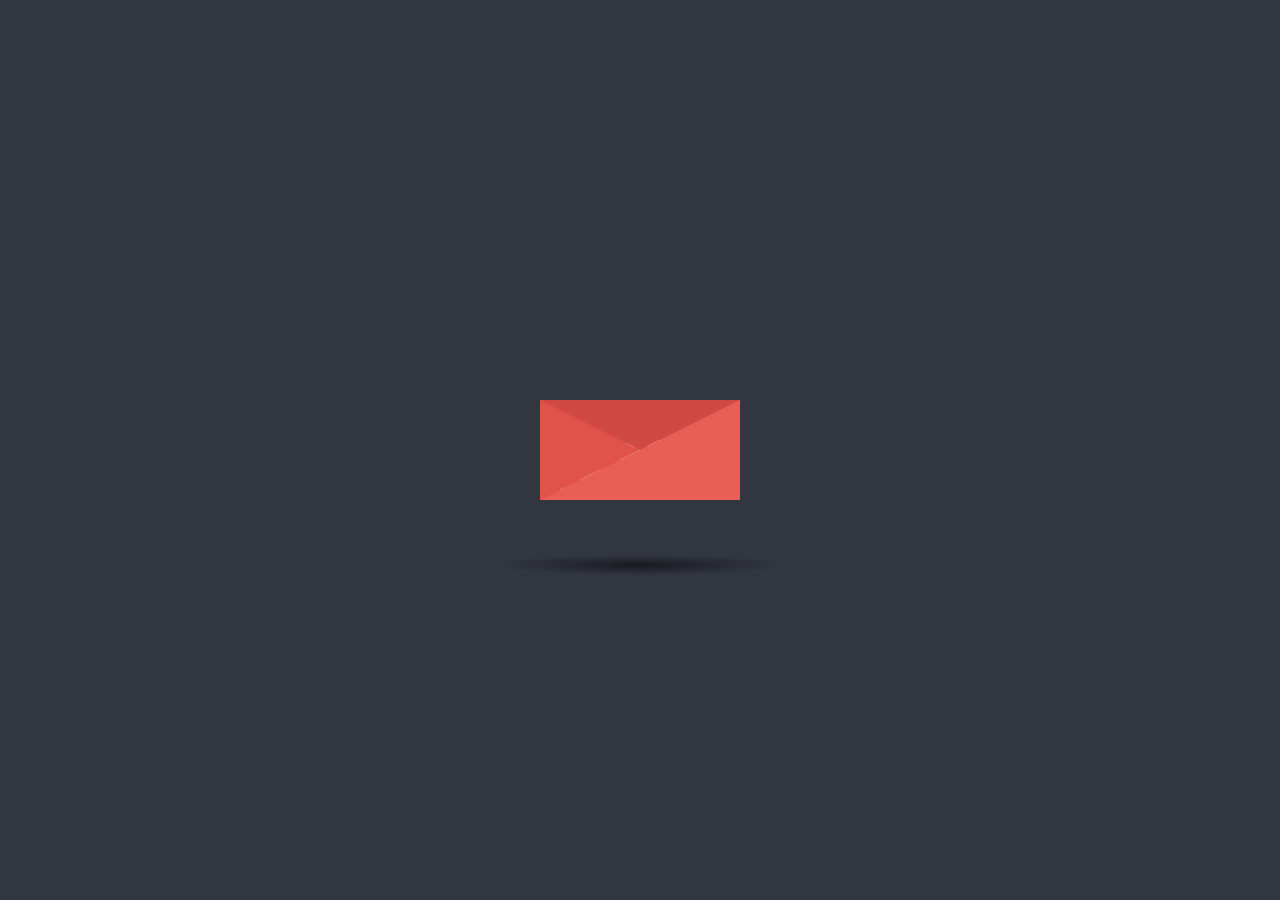
<file: JSTest/Mail/index.html>
<!DOCTYPE html>
<html lang="en">
  <head>
    <meta charset="UTF-8" />
    <meta name="viewport" content="width=device-width, initial-scale=1.0" />
    <title>Document</title>
    <link rel="stylesheet" href="./style.css" />
  </head>

  <body>
    <div class="letter-image">
      <div class="animated-mail">
        <div class="back-fold"></div>
        <div class="letter">
          <div class="letter-border"></div>
          <div class="letter-title"></div>
          <div class="letter-context"></div>
          <div class="letter-stamp">
            <div class="letter-stamp-inner"></div>
          </div>
        </div>
        <div class="top-fold"></div>
        <div class="body"></div>
        <div class="left-fold"></div>
      </div>
      <div class="shadow"></div>
    </div>
  </body>
</html>
</file>
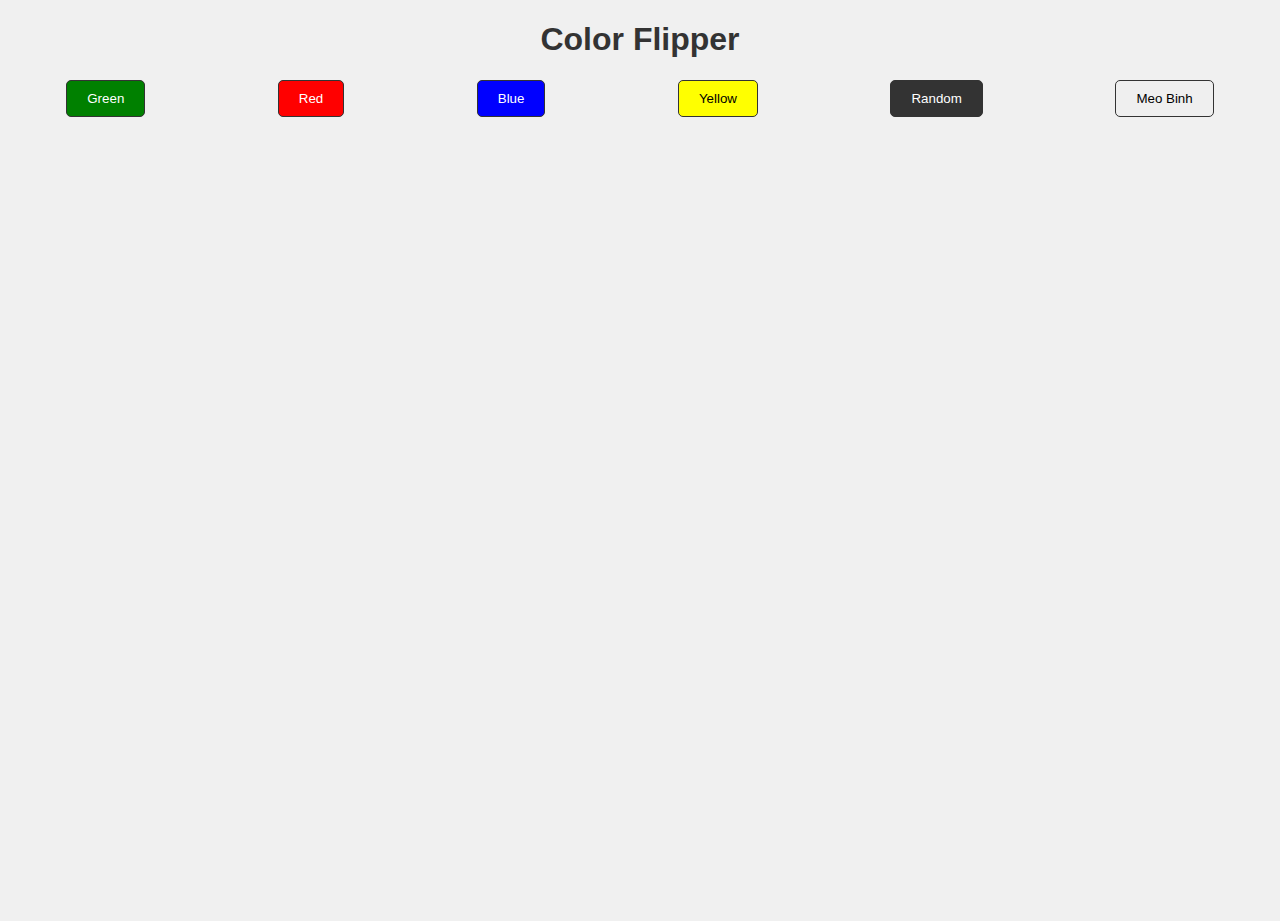
<file: JSTest/PRJ2/index.html>
<!DOCTYPE html>
<html lang="en">

<head>
    <meta charset="UTF-8" />
    <meta name="viewport" content="width=device-width, initial-scale=1.0" />
    <link rel="stylesheet" href="style.css" />
    <title>Document</title>
</head>

<body>
    <h1>Color Flipper</h1>
    <div class="btnField">
        <button class="grBtn" onclick="setColor('green')">Green</button>
        <button id="rBtn" onclick="setColor('red')">Red</button>
        <button id="BlBtn" onclick="setColor('Blue')">Blue</button>
        <button id="YlBtn" onclick="setColor('yellow')">Yellow</button>
        <button id="rand" onclick="randColor()">Random</button>
        <button id="minhbeo" onclick="meobinh()">Meo Binh</button>
    </div>
    <div id="anh-meo-binh"></div>
    <script src="scripts.js"></script>
</body>

</html>
</file>
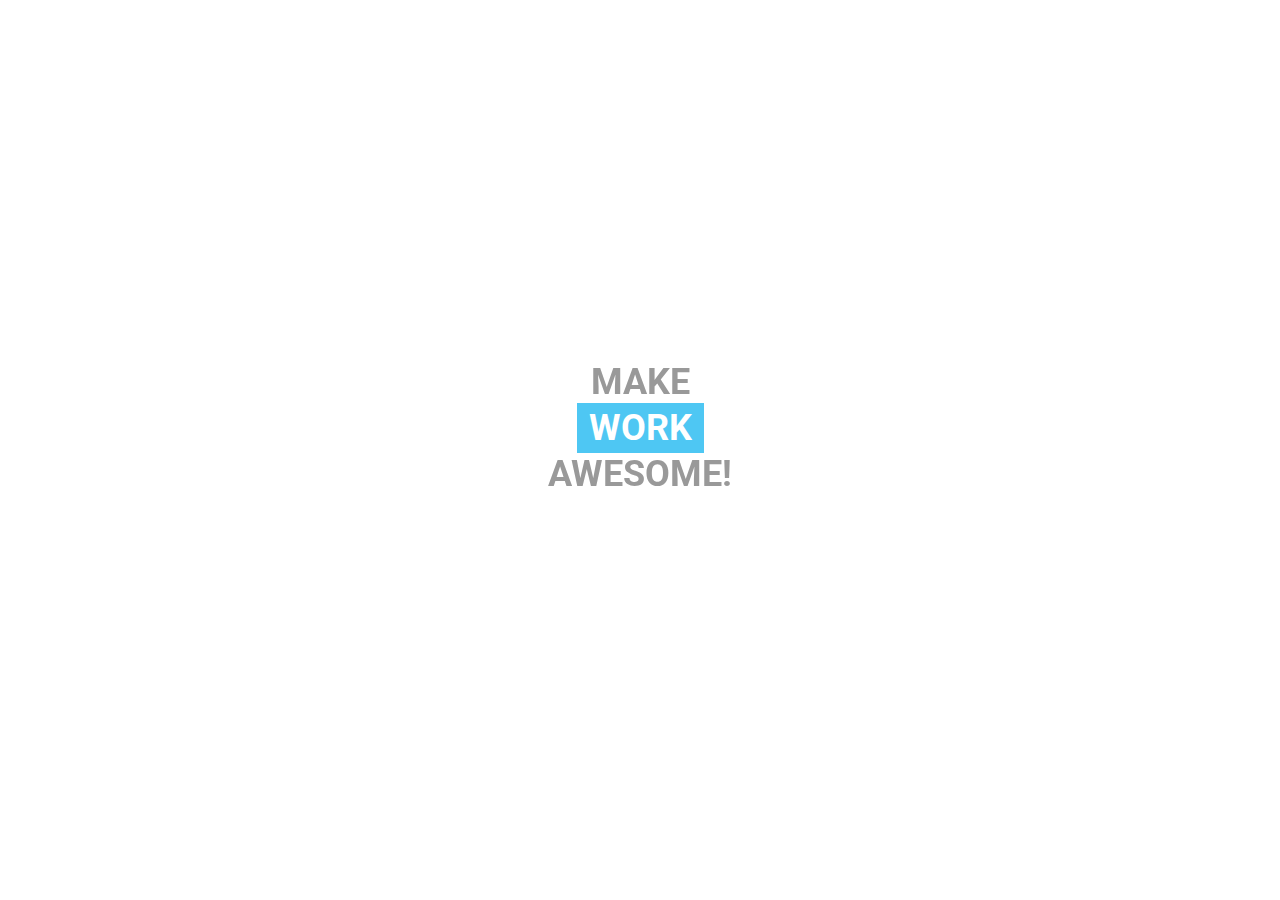
<file: JSTest/TextAni/index.html>
<!DOCTYPE html>
<html lang="en">

<head>
  <meta charset="UTF-8" />
  <meta name="viewport" content="width=device-width, initial-scale=1.0" />
  <link rel="stylesheet" href="style.css" />
  <title>Document</title>
</head>

<body>
  <div id="container">
    Make
    <div id="flip">
      <div>
        <div>wOrK</div>
      </div>
      <div>
        <div>lifeStyle</div>
      </div>
      <div>
        <div>Everything</div>
      </div>
    </div>
    AweSoMe!
  </div>
</body>

</html>
</file>
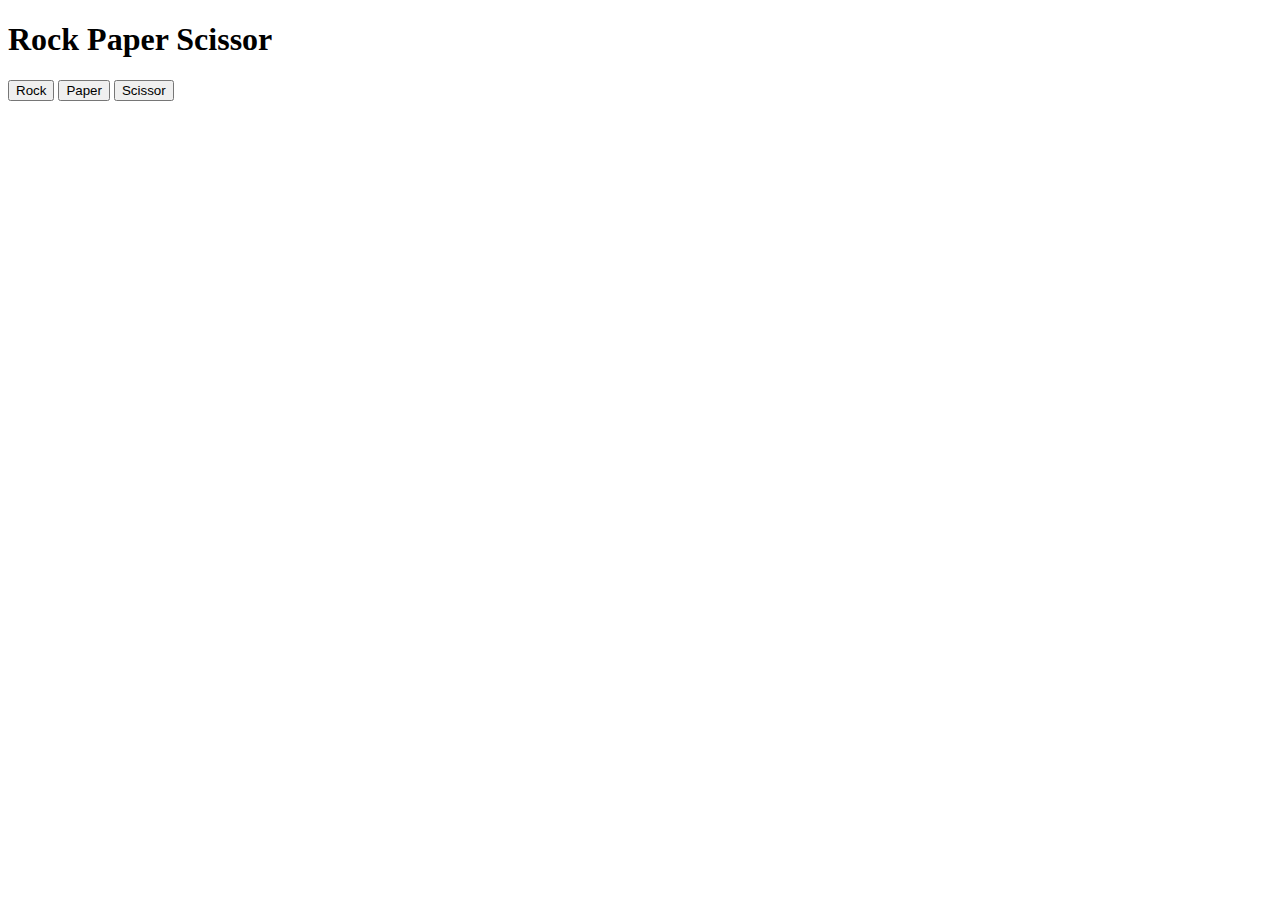
<file: JSTest/PRJ1/index1.html>
<!DOCTYPE html>
<html lang="en">

<head>
    <meta charset="UTF-8" />
    <meta name="viewport" content="width=device-width, initial-scale=1.0" />
    <title>Rock Paper Scissor</title>
</head>

<body>
    <section>
        <h1>Rock Paper Scissor</h1>
        <div>
            <button onclick="playGame('Rock')">Rock</button>
            <button onclick="playGame('Paper')">Paper</button>
            <button onclick="playGame('Scissor')">Scissor</button>
        </div>
        <div>
            <p id="result"></p>
        </div>
    </section>

    <script>
        let move = '', res = '';

        function pickMove() {
            const rands = Math.random();
            if (rands <= 0.33) {
                move = 'Rock';
            } else if (rands <= 0.66) {
                move = 'Paper';
            } else {
                move = 'Scissor';
            }
        }

        function playGame(playerMove) {
            pickMove();
            if (playerMove === move) {
                res = 'Draw';
            } else if (
                (playerMove === 'Rock' && move === 'Scissor') ||
                (playerMove === 'Paper' && move === 'Rock') ||
                (playerMove === 'Scissor' && move === 'Paper')
            ) {
                res = 'You Win';
            } else {
                res = 'You Lose';
            }

            document.getElementById('result').textContent = `Computer chose ${move}. ${res}!`;
        }
    </script>
</body>

</html>
</file>
<file: Chair/style.css>
@import url("https://fonts.googleapis.com/css2?family=Heebo:wght@100..900&family=Jersey+15&family=Open+Sans:ital,wght@0,300..800;1,300..800&family=Playwrite+IN:wght@100..400&family=Roboto:ital,wght@0,100..900;1,100..900&display=swap");

* {
  margin: 0;
  padding: 0;
  box-sizing: border-box;
}

:root {
  --main-color: #e3e8e4;
  --primary-color: #363636;
  --main-font: "Roboto", sans-serif;
}

nav {
  display: flex;
  justify-content: space-around;
  align-items: center;
  font-family: sans-serif;
  padding: 10px;
}

ul li {
  display: inline;
  list-style: none;
}

ul li a {
  text-decoration: none;
  color: #000;
  margin-left: 4rem;
}

ul li a:hover {
  border-bottom: 2px solid var(--primary-color);
  padding-bottom: 10px;
}

.btn-fill {
  padding: 10px 30px;
  background: var(--primary-color);
  border: none;
  border-radius: 100px;
  color: #e3e8e4;
  cursor: pointer;
}

.btn-outline {
  background: transparent;
  border: none;
  margin-left: 20px;
  font-weight: bold;
  cursor: pointer;
}

/* Header */
header {
  height: 100vh;
  display: flex;
  flex-wrap: wrap;
  justify-content: space-between;
  align-items: center;
}

.content-container {
  margin-left: 6rem;
}

.main-headings {
  font-size: 4rem;
  font-family: var(--main-color);
  color: #0000004f;
  margin-bottom: 2rem;
}

.main-headings span {
  color: #000;
}

.primary-headings {
  max-width: 500px;
  font-family: sans-serif;
  line-height: 25px;
  margin-bottom: 2rem;
}

.img-container {
  width: 500px;
  height: 500px;
  background: var(--main-color);
  border-radius: 100%;
}

.img-container img {
  width: 400px;
  height: 500px;
  margin-left: 20px;
  margin-bottom: 40px;
}

/* Popularity */
.popularity {
  display: flex;
  justify-content: flex-end;
  align-items: center;
}

.popularity div {
  margin-right: 5rem;
}

.popularity div h1 {
  font-size: 3rem;
  text-align: center;
  color: #363636;
  font-family: var(--main-font);
}

.popularity div p {
  color: #363636;
  font-family: sans-serif;
}

/* product */
.products-heading {
  text-align: center;
  margin-top: 10rem;
  margin-bottom: 5rem;
  font-size: 4rem;
  color: #0000004f;
}

.products-heading span {
  color: #000;
}

.products {
  display: flex;
  flex-wrap: wrap;
  justify-content: space-around;
  align-items: center;
}

.product {
  display: flex;
  flex-direction: column;
  justify-content: center;
  align-items: center;
  margin-top: 50px;
}

.product .product-img-layer {
  background: var(--main-color);
  border-top-left-radius: 200px;
  border-top-right-radius: 200px;
  padding: 20px;
}

.product .product-img-layer .img {
  width: 200px;
  height: 200px;
}

.product .product-img-layer .img-one {
  background: url(Images/daniil-silantev-1P6AnKDw6S8-unsplash-removebg-preview.png);
  background-size: cover;
  background-position: center;
}

.product .product-img-layer .img-three {
  background: url(Images/scott-webb-eD853mTbBA0-unsplash-removebg-preview.png);
  background-size: cover;
  background-position: center;
}

.product .product-img-layer .img-two {
  background: url(Images/bruno-emmanuelle--MUoHL1XULM-unsplash-removebg-preview.png);
  background-size: cover;
  background-position: center;
}

.product-content {
  background: var(--primary-color);
  padding: 27px;
  /* padding-bottom: px; */
  text-align: center;
  color: #fff;
}

.product-content .product-name {
  font-family: sans-serif;
  margin-bottom: 10px;
}

.b-container {
  text-align: center;
}

.b-container button {
  border: none;
  background: transparent;
  font-size: 2rem;
  cursor: pointer;
  margin: 0 auto;
  margin-left: 20px;
  margin-top: 20px;
}

/* why choose us */
.why-us {
  display: flex;
  flex-wrap: wrap;
  justify-content: space-around;
  align-items: center;
  margin-top: 10rem;
}

.why-us .img-layer {
  width: 400px;
  height: 400px;
  background: var(--main-color);
  border-radius: 100%;
}

.why-us .img-layer .img {
  width: 400px;
  height: 400px;
  background: url(Images/scott-webb-eD853mTbBA0-unsplash-removebg-preview.png);
  background-size: cover;
  background-position: center;
  /* margin-left: 50px; */
}

.cards {
  display: grid;
  grid-template-columns: 2fr 2fr;
}

.card {
  width: 200px;
  height: 150px;
  padding: 20px;
  margin-top: 40px;
  border-radius: 5px;
}

.card.card-fill {
  background: #e3e8e490;
  position: relative;
}

.card.card.card-fill .star {
  width: 10px;
  height: 10px;
  padding: 15px;
  border-radius: 100%;
  background: var(--primary-color);
  position: absolute;
  top: -15px;
  left: -10px;
  display: flex;
  justify-content: center;
  align-items: center;
  color: #fff;
  font-size: 15px;
}

.card h1 {
  color: black;
  font-family: sans-serif;
  font-size: 15px;
  margin-top: 10px;
}

.card p {
  color: #99999999;
  font-family: sans-serif;
  font-size: 12px;
  margin-top: 20px;
}

/* feature */

.features {
  display: flex;
  flex-wrap: wrap;
  justify-content: space-around;
  align-items: center;
  margin-top: 10rem;
}

.features .img-container {
  width: 300px;
  height: 300px;
  background: var(--main-color);
  border-top-left-radius: 200px;
  border-top-right-radius: 200px;
}

.features .img-container img {
  width: 350px;
  height: 450px;
}
/* footer */
footer {
  background: var(--main-color);
  margin-top: 10rem;
  display: flex;
  flex-wrap: wrap;
  justify-content: space-around;
  align-items: center;
  height: 30vh;
}

footer .logo-container h1 {
  font-size: 4rem;
  font-family: var(--main-font);
  margin-bottom: 20px;
}

footer .logo-container p {
  max-width: 400px;
  font-family: var(--main-font);
  margin-bottom: 20px;
}

footer .about-company {
  display: flex;
  flex-wrap: wrap;
  justify-content: space-around;
  align-items: center;
}
.about-company .container {
  margin-right: 50px;
  margin-top: 20px;
}
.about-company .container h1 {
  font-size: 2rem;
  font-family: var(--main-font);
  margin-bottom: 20px;
}
.about-company .container p {
  max-width: 400px;
  font-family: var(--main-font);
  margin-bottom: 20px;
}
</file>
<file: coffee/style.css>
@import url("https://fonts.googleapis.com/css2?family=Jersey+15&family=Noto+Sans+Warang+Citi&family=Rubik+Vinyl&display=swap");

:root {
  --main-color: #deab5f;
  --primary-color: #312e2e;
}

button {
  padding: 10px 30px;
  background: var(--main-color);
  border: none;
  cursor: pointer;
}

* {
  padding: 0;
  margin: 0;
  box-sizing: border-box;
}

body {
  background: #202124;
}

/* nav */
nav {
  display: flex;
  justify-content: space-around;
  align-items: center;
  color: #fff;
  font-family: sans-serif;
  padding-top: 15px;
}

li {
  display: inline;
  list-style: none;
}

li a {
  color: #fff;
  column-rule: #fff;
  text-decoration: none;
  margin-left: 40px;
  padding-bottom: 10px;
}

li a:hover {
  border-bottom: 3px solid wheat;
}

/* nav end */
/* Header */
.header {
  background: url("https://images.pexels.com/photos/129207/pexels-photo-129207.jpeg?auto=compress&cs=tinysrgb&w=1260&h=750&dpr=1");
  background-position: center;
  background-size: cover;
  height: 100vh;
  font-family: "Jersey 15", serif;
  font-weight: normal;
  /* flex boxing */
  display: flex;
  flex-direction: column;
  justify-content: center;
  align-items: center;
  color: #fff;
  position: relative;
  text-align: center;
}

.main-heading {
  position: absolute;
  top: 7rem;
  font-size: 4rem;
  word-spacing: 10px;
}

.primary-heading {
  position: absolute;
  bottom: 4rem;
  font-size: 4rem;
  word-spacing: 10px;
  margin-bottom: -40px;
}

.main-btn {
  position: absolute;
  bottom: 2rem;
  padding: 10px 30px;
  margin-top: 20px;
  background: transparent;
  background: var(--main-color);
  transform: translateY(60px);
}

/*  */

/* our story */
#our-story {
  /* height: 100vh; */
  margin-top: 15%;
  display: flex;
  flex-wrap: wrap;
  justify-content: space-around;
  align-items: center;
}

.img {
  width: 400px;
  height: 400px;
  background: url("https://images.pexels.com/photos/129207/pexels-photo-129207.jpeg?auto=compress&cs=tinysrgb&w=1260&h=750&dpr=1");
  background-position: center;
  background-size: cover;
}

.title-style {
  display: flex;
  align-items: center;
}

.title {
  font-family: "Jersey 15", serif;
  font-size: 4rem;
  color: #fff;
  transform: translateX(-100px);
}

.line {
  width: 100px;
  height: 2px;
  background: #fff;
  transform: translateX(-120px);
}

.section-content p {
  max-width: 500px;
  color: #fff;
  font-family: sans-serif;
  line-height: 20px;
  margin: 20px;
}

/* end story */
/* coffee */
.coffee-container {
  display: flex;
  flex-wrap: wrap;
  justify-content: space-around;
  align-items: center;
  margin-top: 10rem;
}
.img-2 {
  width: 400px;
  height: 400px;
}
.content-section p {
  max-width: 500px;
  margin-top: 20px;
  font-family: sans-serif;
  color: #fff;
}

.title-two {
  font-size: 3rem;
  color: #fff;
  font-family: "Jersey 15", serif;
  /* font-weight: normal; */
}

/* end coffee */

.products {
  margin-top: 5rem;
}
.title-three {
  font-size: 4rem;
  margin-left: 10rem;
  margin-top: 10rem;
  margin-bottom: 10rem;
}
.cards {
  display: flex;
  flex-wrap: wrap;
  flex-direction: row;
  justify-content: space-around;
  align-items: center;
}

.card {
  border: 2px solid #fff;
  padding: 0 20px;
  height: 400px;
  width: 300px;
  display: flex;
  flex-direction: column;
  justify-content: space-around;
  align-items: center;
  position: relative;
  margin-bottom: 4rem;
}
</file>
<file: Custom Scroll Bar/style.css>
* {
  margin: 0;
  padding: 0;
  box-sizing: border-box;
  font-family: sans-serif;
}
body {
  background: #0f0f0f;
}
.card {
  width: 800px;
  height: 200px;
  background: linear-gradient(135deg, #f6d365, #fda085);
  margin: 20px;
}
.card-title {
  padding: 10px;
  /* background: #f1f1f1; */
  /* border-bottom: 1px solid #e0e0e0; */
}
p {
  padding: 10px;
}
::-webkit-scrollbar {
  background: #0f0f0f;
  width: 10px;
}
::-webkit-scrollbar-thumb {
  background: #888;
  border-radius: 50px;
}
</file>
<file: Hoodies/style.css>
@import url("https://fonts.googleapis.com/css2?family=Heebo:wght@100..900&family=Jersey+15&family=Open+Sans:ital,wght@0,300..800;1,300..800&family=Playwrite+IN:wght@100..400&family=Roboto:ital,wght@0,100..900;1,100..900&display=swap");

* {
  margin: 0;
  padding: 0;
  box-sizing: border-box;
}

:root {
  --main-color: #239b7e;
  --main-font: "Playwrite IN", sans-serif;
  --primary-font: "Roboto", sans-serif;
}

nav {
  display: flex;
  justify-content: space-between;
  flex-wrap: wrap;
  align-items: center;
  padding: 20px;
  font-family: var(--primary-font);
  font-weight: bold;
}

.logo {
  margin-left: 5rem;
}

.burger {
  display: flex;
  flex-direction: column;
  justify-content: center;
  align-items: center;
  cursor: pointer;
  margin-right: 5rem;
  border: 2px solid white;
}

.burger span {
  border: 2px solid var(--main-color);
  width: 40px;
  height: 1px;
  margin: 2px;
}

/* header */
header {
  display: flex;
  flex-wrap: wrap;
  justify-content: space-around;
  align-items: center;
  height: 90vh;
  margin-top: 2rem;
}

.main-heading {
  font-size: 4rem;
  font-family: var(--main-font);
  transform: translateY(-40px);
  color: #00000097;
  line-height: 5rem;
}

.main-heading span {
  color: black;
}

.primary-heading {
  max-width: 500px;
  font-family: var(--primary-font);
  line-height: 25px;
  margin-bottom: 1rem;
  color: #716d6d;
}

.btn-fill {
  background: var(--main-color);
  color: white;
  border: none;
  padding: 12px 20px;
  margin-right: 10px;
  cursor: pointer;
  transition: all 0.5s ease-out;
}

.btn-fill:hover {
  background: white;
  border: 1px solid var(--main-color);
  color: var(--main-color);
}

.btn-outline.active {
  background: var(--main-color);
  color: white;
  border: none;
  padding: 12px 20px;
  cursor: pointer;
  transition: all 0.5s ease-out;
}

.btn-outline.active:hover {
  background: white;
  border: 1px solid var(--main-color);
  color: var(--main-color);
}

.btn-outline {
  border: 2px solid#ccc;
  color: #ccc;
  background: transparent;
  padding: 10px 20px;
  cursor: pointer;
  transition: all 0.5s ease-out;
}

.btn-outline:hover {
  background: var(--main-color);
  color: white;
  border: none;
}

.img-container {
  border-radius: 50%;
  box-shadow: 4px 7px 5px 2px #bcbaba;
}

.header-img {
  border-radius: 100%;
  background: url(images/oswaldo-ibanez-1NPUmTaiMeg-unsplash.jpg);
  background-position: top;
  background-size: cover;
  width: 400px;
  height: 400px;
}

/* header end */
/* Section1 */
.section-one {
  display: flex;
  flex-wrap: wrap;
  justify-content: space-around;
  align-items: center;
  margin-top: 7rem;
}

.img-container {
  border-radius: 50%;
  box-shadow: 4px 7px 5px 2px #bcbaba;
}

.section-one-img {
  background: url(images/gesphotoss-1i9K55ni5Dk-unsplash.jpg);
  background-position: top;
  background-size: cover;
}

.primary-heading {
  max-width: 500px;
  font-family: var(--primary-font);
  line-height: 25px;
  margin-bottom: 1rem;
  color: #716d6d;
}

/* Product */
.products {
  margin-top: 10rem;
  display: flex;
  flex-wrap: wrap;
  flex-direction: column;
  justify-content: center;
  align-items: center;
}

.products .products-heading {
  font-family: var(--primary-font);
  font-size: 2rem;
  margin-bottom: 3rem;
}

.products .product-categories button {
  margin-right: 20px;
  margin-bottom: 2rem;
}

.products .product-items-container {
  display: flex;
  flex-wrap: wrap;
  justify-content: center;
  align-items: center;
  margin: 20px;
  max-width: 60rem;
}

.products .product-items-container .item {
  margin: 20px;
}

.products .product-items-container .item-layer {
  background: #ebf1f0;
  padding: 40px;
  margin-right: 20px;
  margin: 0 auto;
  margin-bottom: 20px;
}

.products .product-items-container .item-layer img {
  width: 150p;
  height: 200px;
}

.products .product-items-container .item .item-name {
  font-family: var(--primary-font);
  margin-bottom: 10px;
}

.products .product-items-container .item .item-price {
  font-family: var(--primary-font);
  margin-bottom: 10px;
}

.products .product-items-container .item .view-product {
  font-family: var(--primary-font);
  margin-bottom: 10px;
  text-decoration: none;
  color: var(--main-color);
  border-bottom: 1px solid var(--main-color);
}

/* customer */
.customers-reviews {
  margin-top: 7rem;
  display: flex;
  flex-wrap: wrap;
  justify-content: space-around;
  align-items: center;
}

.customer {
  text-align: center;
}

.customers-heading {
  font-family: var(--primary-font);
  font-size: 2rem;
  margin-bottom: 20px;
  text-align: center;
  margin-top: 10rem;
}

.customers-reviews .customer-description {
  font-size: 12px;
  margin-top: 20px;
  max-width: 200px;
  text-align: center;
  margin: 10px;
  font-family: var(--primary-font);
}

.customer .customer-img .img {
  width: 200px;
  height: 200px;
  border-radius: 100%;
  background-size: cover;
  background-position: center;
  margin: 0 auto;
  margin-bottom: 20px;
}

.customer-img .img-one {
  background: url(images/yogendra-singh-uWs_N5Dlyiw-unsplash.jpg);
}

.customer-img .img-two {
  background: url(images/joshua-rondeau-xazIYnxpS2Q-unsplash.jpg);
}

.customer-img .img-three {
  background: url(images/milan-popovic-kOnmHdLJTNI-unsplash.jpg);
}

/* footer */
footer {
  background: #1f1e1e;
  margin-top: 10rem;
  color: white;
  display: flex;
  flex-wrap: wrap;
  justify-content: space-around;
  align-items: center;
  height: 20vh;
  font-family: var(--primary-font);
}
footer .container .footer-heading {
  margin-bottom: 3rem;
}
footer .container .footer-primary-heading {
  font-weight: normal;
  font-size: 15px;
  margin-bottom: 20px;
}
/* footer end */

@media only screen and (max-width: 900px) {
  header {
    height: 120vh;
    text-align: center;
  }

  .section-one {
    height: 120vh;
    text-align: center;
  }

  .header-img {
    width: 250px;
    height: 250px;
  }

  .main-headings {
    font-size: 3rem;
    margin-top: 2rem;
  }

  .primary-headings {
    width: 400px;
  }

  .customer .customer-img .img {
    width: 150px;
    height: 150px;
  }
}
</file>
<file: ImgHover/style.css>
body {
  margin: 0;
  padding: 0;
  background: #000;
  height: 100vh;
  display: flex;
  justify-content: center;
  align-items: center;
}

.container {
  position: relative;
  width: 800px;
  height: 500px;
  background: #222;
}

.clip {
  position: absolute;
  top: 0;
  left: 0;
  width: 100%;
  height: 100%;
  transition: all 0.5s;
}

.clip1 {
  background: url(https://images.unsplash.com/photo-1651441757991-01e73f06deb0?q=80&w=2071&auto=format&fit=crop&ixlib=rb-4.0.3&ixid=M3wxMjA3fDB8MHxwaG90by1wYWdlfHx8fGVufDB8fHx8fA%3D%3D);
  background-size: cover;
  background-position: center;
  clip-path: polygon(0 0, 46% 0, 39% 100%, 0 100%);
}

.clip2 {
  background: url("Images/joao-tzanno-cJ0HTDdHetA-unsplash.jpg");
  background-size: cover;
  background-position: center;
  clip-path: polygon(19% 0, 87% 0, 64% 100%, 33% 100%);
}

.clip3 {
  background: url("Images/leonard-cotte-c1Jp-fo53U8-unsplash.jpg");
  background-position: center;
  background-size: cover;
  clip-path: polygon(82% 0, 100% 0, 100% 100%, 63% 100%);
}

.container:hover .clip {
  clip-path: polygon(100% 0, 100% 0, 100% 100%, 100% 100%);
}

.container .clip:hover {
  clip-path: polygon(0 0, 100% 0, 100% 100%, 0% 100%);
}
</file>
<file: Loading/style.css>
* {
  margin: 0;
  padding: 0;
  box-sizing: border-box;
}

body {
  background: #00008bcb;
}

.wrapper {
  display: flex;
  justify-content: center;
  align-items: center;
  min-height: 100vh;
}
.loader {
  display: flex;
  justify-content: space-between;
  padding: 0 20px;
}

.loading {
  background: #fff;
  width: 30px;
  height: 30px;
  border-radius: 50%;
  margin: 0 10px;
  animation: load 0.8s ease infinite;
}
.loading.one {
  animation-delay: 0.1s;
}
.loading.two {
  animation-delay: 0.2s;
}
.loading.three {
  animation-delay: 0.3s;
}
.loading.four {
  animation-delay: 0.4s;
}
@keyframes load {
  0% {
    width: 30px;
    height: 30px;
  }
  50% {
    width: 50px;
    height: 50px;
  }
}
</file>
<file: JSTest/Mail/style.css>
body {
  background: #323641;
}

.letter-image {
  position: absolute;
  top: 50%;
  left: 50%;
  width: 200px;
  height: 200px;
  -webkit-transform: translate(-50%, -50%);
  -moz-transform: translate(-50%, -50%);
  transform: translate(-50%, -50%);
  cursor: pointer;
}

.animated-mail {
  position: absolute;
  height: 150px;
  width: 200px;
  -webkit-transition: 0.4s;
  -moz-transition: 0.4s;
  transition: 0.4s;

  .body {
    position: absolute;
    bottom: 0;
    width: 0;
    height: 0;
    border-style: solid;
    border-width: 0 0 100px 200px;
    border-color: transparent transparent #e95f55 transparent;
    z-index: 2;
  }

  .top-fold {
    position: absolute;
    top: 50px;
    width: 0;
    height: 0;
    border-style: solid;
    border-width: 50px 100px 0 100px;
    -webkit-transform-origin: 50% 0%;
    -webkit-transition: transform 0.4s 0.4s, z-index 0.2s 0.4s;
    -moz-transform-origin: 50% 0%;
    -moz-transition: transform 0.4s 0.4s, z-index 0.2s 0.4s;
    transform-origin: 50% 0%;
    transition: transform 0.4s 0.4s, z-index 0.2s 0.4s;
    border-color: #cf4a43 transparent transparent transparent;
    z-index: 2;
  }

  .back-fold {
    position: absolute;
    bottom: 0;
    width: 200px;
    height: 100px;
    background: #cf4a43;
    z-index: 0;
  }

  .left-fold {
    position: absolute;
    bottom: 0;
    width: 0;
    height: 0;
    border-style: solid;
    border-width: 50px 0 50px 100px;
    border-color: transparent transparent transparent #e15349;
    z-index: 2;
  }

  .letter {
    left: 20px;
    bottom: 0px;
    position: absolute;
    width: 160px;
    height: 60px;
    background: white;
    z-index: 1;
    overflow: hidden;
    -webkit-transition: 0.4s 0.2s;
    -moz-transition: 0.4s 0.2s;
    transition: 0.4s 0.2s;

    .letter-border {
      height: 10px;
      width: 100%;
      background: repeating-linear-gradient(
        -45deg,
        #cb5a5e,
        #cb5a5e 8px,
        transparent 8px,
        transparent 18px
      );
    }

    .letter-title {
      margin-top: 10px;
      margin-left: 5px;
      height: 10px;
      width: 40%;
      background: #cb5a5e;
    }

    .letter-context {
      margin-top: 10px;
      margin-left: 5px;
      height: 10px;
      width: 20%;
      background: #cb5a5e;
    }

    .letter-stamp {
      margin-top: 30px;
      margin-left: 120px;
      border-radius: 100%;
      height: 30px;
      width: 30px;
      background: #cb5a5e;
      opacity: 0.3;
    }
  }
}

.shadow {
  position: absolute;
  top: 200px;
  left: 50%;
  width: 400px;
  height: 30px;
  transition: 0.4s;
  transform: translateX(-50%);
  -webkit-transition: 0.4s;
  -webkit-transform: translateX(-50%);
  -moz-transition: 0.4s;
  -moz-transform: translateX(-50%);

  border-radius: 100%;
  background: radial-gradient(
    rgba(0, 0, 0, 0.5),
    rgba(0, 0, 0, 0),
    rgba(0, 0, 0, 0)
  );
}

.letter-image:hover {
  .animated-mail {
    transform: translateY(50px);
    -webkit-transform: translateY(50px);
    -moz-transform: translateY(50px);
  }

  .animated-mail .top-fold {
    transition: transform 0.4s, z-index 0.2s;
    transform: rotateX(180deg);
    -webkit-transition: transform 0.4s, z-index 0.2s;
    -webkit-transform: rotateX(180deg);
    -moz-transition: transform 0.4s, z-index 0.2s;
    -moz-transform: rotateX(180deg);
    z-index: 0;
  }

  .animated-mail .letter {
    height: 180px;
  }

  .shadow {
    width: 250px;
  }
}
</file>
<file: JSTest/PRJ2/style.css>
body {
  background-color: #f0f0f0;
  height: 100vh;
  /* background: linear-gradient(to bottom left, #a32e2e, #29d1d7); */
  font-family: Arial, sans-serif;
  margin: 0;
  padding: 0;
}
h1 {
  text-align: center;
  color: #333;
}
.btnField {
  display: flex;
  flex-wrap: wrap;
  justify-content: space-around;
}
button {
  padding: 10px 20px;
  border: solid 1px #333;
  border-radius: 5px;
  cursor: pointer;
}
.grBtn {
  background-color: green;
  color: white;
}
#rBtn {
  background-color: red;
  color: white;
}
#BlBtn {
  background-color: blue;
  color: white;
}

#YlBtn {
  background-color: yellow;
  color: black;
}

#rand {
  background-color: #333;
  color: white;
}
#anh-meo-binh {
  margin-top: 20px;
  display: block;
  background-size: cover;
  margin-left: auto;
  margin-right: auto;
  width: 500px;
  height: 700px;
}
</file>
<file: JSTest/TextAni/style.css>
@import url("https://fonts.googleapis.com/css?family=Roboto:700");

body {
  margin: 0px;
  font-family: "Roboto";
  text-align: center;
}

#container {
  color: #999;
  text-transform: uppercase;
  font-size: 36px;
  font-weight: bold;
  padding-top: 200px;
  position: fixed;
  width: 100%;
  bottom: 45%;
  display: block;
}

#flip {
  height: 50px;
  overflow: hidden;
}

#flip > div > div {
  color: #fff;
  padding: 4px 12px;
  height: 45px;
  margin-bottom: 45px;
  display: inline-block;
}

#flip div:first-child {
  animation: show 3s linear infinite;
}

#flip div div {
  background: #42c58a;
}
#flip div:first-child div {
  background: #4ec7f3;
}
#flip div:last-child div {
  background: #dc143c;
}

@keyframes show {
  0% {
    margin-top: -270px;
  }
  5% {
    margin-top: -180px;
  }
  33% {
    margin-top: -180px;
  }
  38% {
    margin-top: -90px;
  }
  66% {
    margin-top: -90px;
  }
  71% {
    margin-top: 0px;
  }
  99.99% {
    margin-top: 0px;
  }
  100% {
    margin-top: -270px;
  }
}

p {
  position: fixed;
  width: 100%;
  bottom: 30px;
  font-size: 12px;
  color: #999;
  margin-top: 200px;
}
</file>
